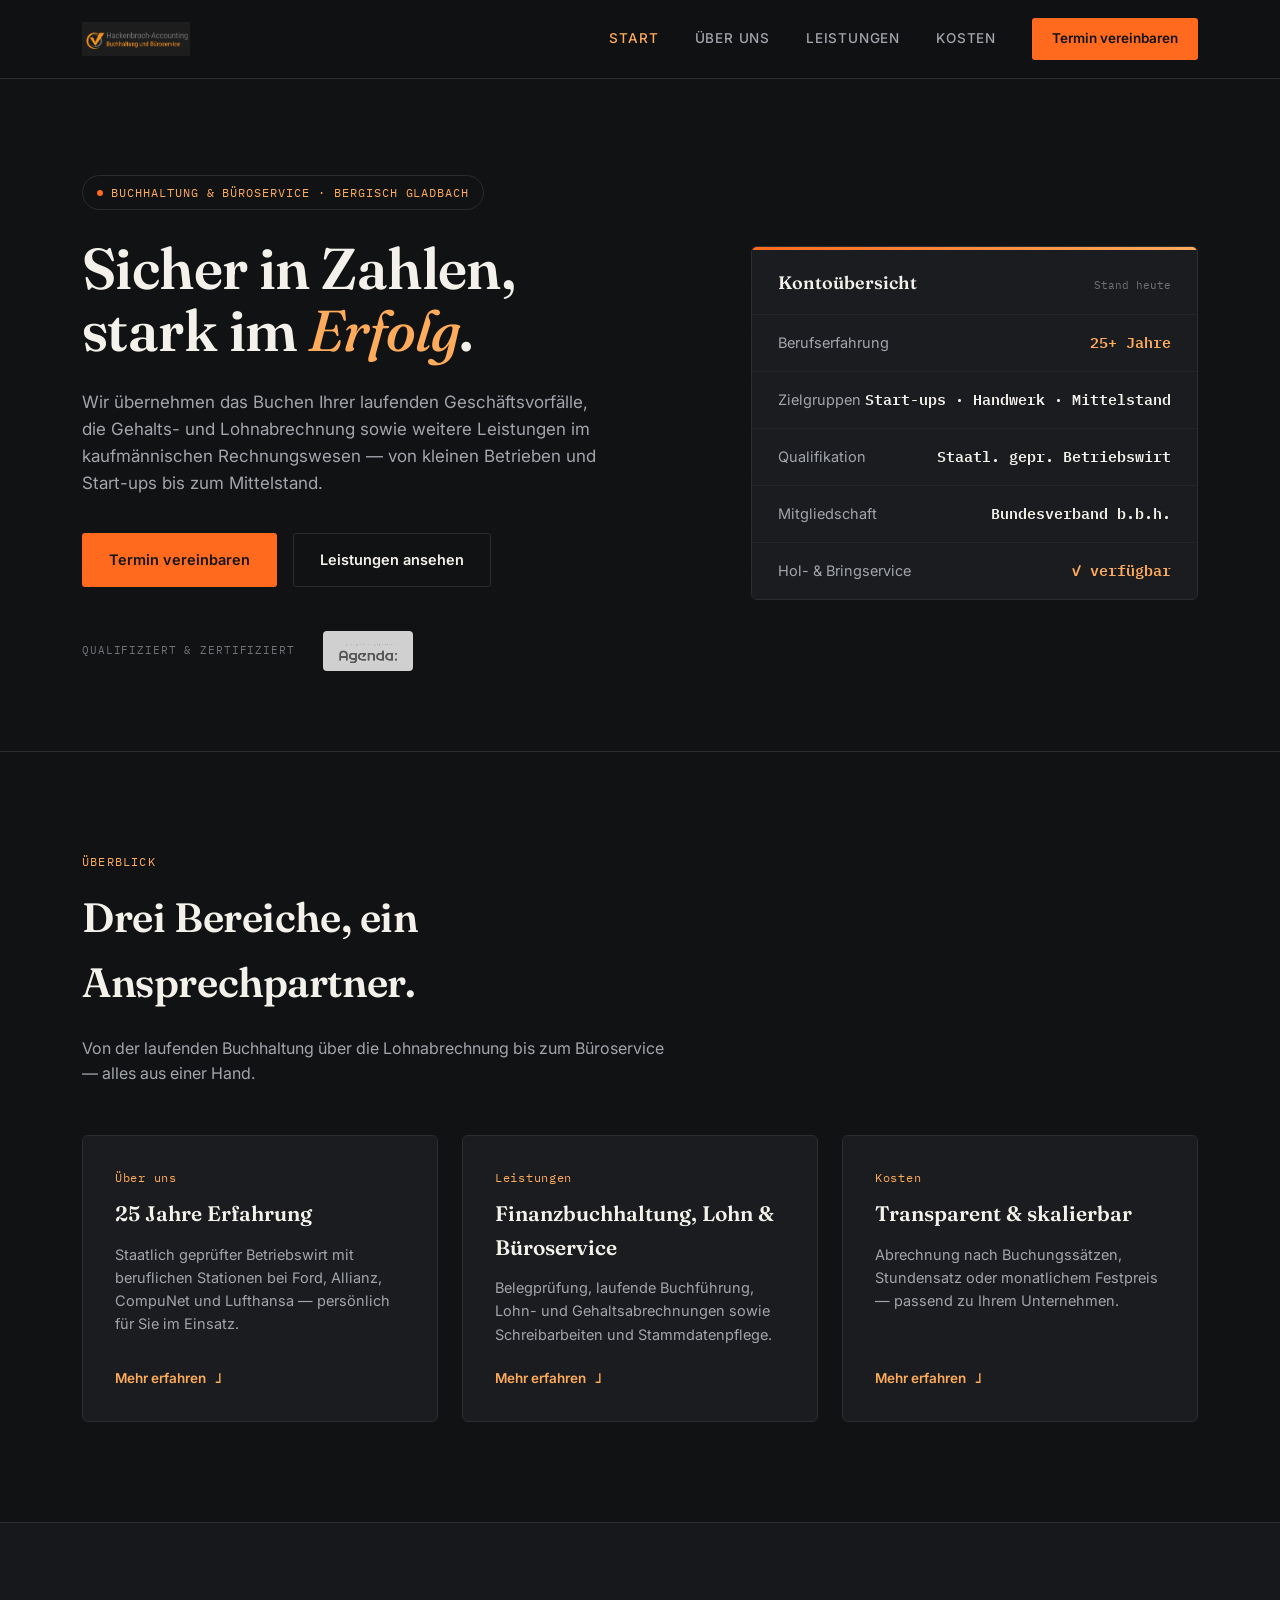
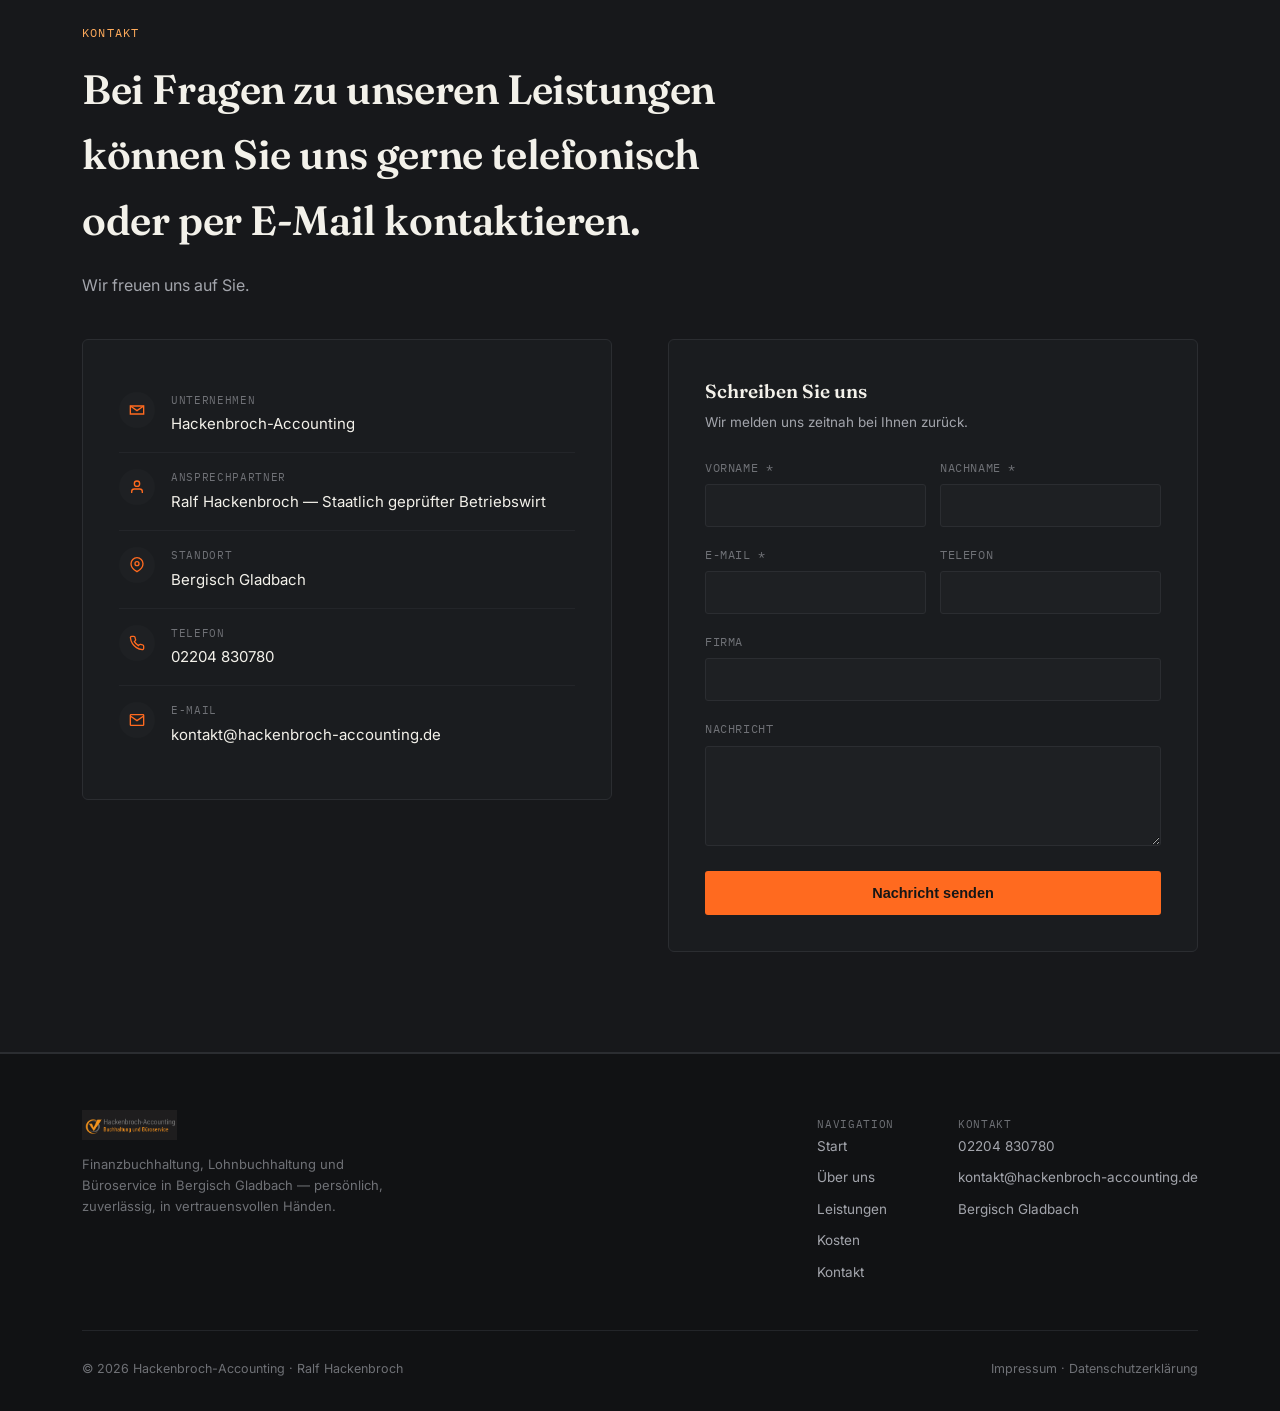
<file: hackenbroch-website/index.html>
<!DOCTYPE html>
<html lang="de">
<head>
<meta charset="UTF-8">
<meta name="viewport" content="width=device-width, initial-scale=1.0">
<title>Hackenbroch-Accounting | Buchhaltung &amp; Büroservice Bergisch Gladbach</title>
<meta name="description" content="Ralf Hackenbroch – Finanzbuchhaltung, Lohnbuchhaltung und Büroservice in Bergisch Gladbach. Über 25 Jahre Erfahrung für Start-ups, Handwerksbetriebe und Mittelstand.">
<link rel="preconnect" href="https://fonts.googleapis.com">
<link rel="preconnect" href="https://fonts.gstatic.com" crossorigin>
<link href="https://fonts.googleapis.com/css2?family=Fraunces:ital,opsz,wght@0,9..144,400;0,9..144,500;0,9..144,600;0,9..144,700;1,9..144,400;1,9..144,500&family=Inter:wght@400;500;600;700&family=IBM+Plex+Mono:wght@400;500;600&display=swap" rel="stylesheet">
<link rel="stylesheet" href="style.css">
</head>
<body>
<div class="ledger-bg"></div>
<header>
  <div class="wrap nav">
    <a href="index.html" class="brand">
      <img src="logo.png" alt="Hackenbroch-Accounting Logo">
    </a>
    <button class="navtoggle" id="navToggle" aria-label="Menü">☰</button>
    <nav class="navlinks" id="navLinks">
      <a href="index.html" class="active">Start</a>
      <a href="ueber-uns.html">Über uns</a>
      <a href="leistungen.html">Leistungen</a>
      <a href="kosten.html">Kosten</a>
      <a href="index.html#kontakt" class="cta">Termin vereinbaren</a>
    </nav>
  </div>
</header>

<main>

  <section class="hero" id="start">
    <div class="wrap hero-grid">
      <div>
        <span class="eyebrow">Buchhaltung &amp; Büroservice · Bergisch Gladbach</span>
        <h1>Sicher in Zahlen,<br>stark im <em>Erfolg</em>.</h1>
        <p class="hero-sub">Wir übernehmen das Buchen Ihrer laufenden Geschäftsvorfälle, die Gehalts- und Lohnabrechnung sowie weitere Leistungen im kaufmännischen Rechnungswesen — von kleinen Betrieben und Start-ups bis zum Mittelstand.</p>
        <div class="btn-row">
          <a href="#kontakt" class="btn btn-primary">Termin vereinbaren</a>
          <a href="leistungen.html" class="btn btn-outline">Leistungen ansehen</a>
        </div>
        <div class="trustbar">
          <span class="label">Qualifiziert &amp; zertifiziert</span>
          <img src="agenda-badge.png" alt="Qualifizierter Anwender von Agenda">
        </div>
      </div>

      <div class="ledger-card">
        <div class="ledger-head">
          <h3>Kontoübersicht</h3>
          <span>Stand heute</span>
        </div>
        <div class="ledger-row"><span class="desc">Berufserfahrung</span><span class="val accent">25+ Jahre</span></div>
        <div class="ledger-row"><span class="desc">Zielgruppen</span><span class="val">Start-ups · Handwerk · Mittelstand</span></div>
        <div class="ledger-row"><span class="desc">Qualifikation</span><span class="val">Staatl. gepr. Betriebswirt</span></div>
        <div class="ledger-row"><span class="desc">Mitgliedschaft</span><span class="val">Bundesverband b.b.h.</span></div>
        <div class="ledger-row"><span class="desc">Hol- &amp; Bringservice</span><span class="val accent">✓ verfügbar</span></div>
      </div>
    </div>
  </section>

  <section>
    <div class="wrap">
      <span class="section-tag">Überblick</span>
      <h2>Drei Bereiche, ein Ansprechpartner.</h2>
      <p class="lead">Von der laufenden Buchhaltung über die Lohnabrechnung bis zum Büroservice — alles aus einer Hand.</p>

      <div class="teaser-grid">
        <a href="ueber-uns.html" class="teaser-card">
          <span class="service-num">Über uns</span>
          <h3>25 Jahre Erfahrung</h3>
          <p>Staatlich geprüfter Betriebswirt mit beruflichen Stationen bei Ford, Allianz, CompuNet und Lufthansa — persönlich für Sie im Einsatz.</p>
          <span class="more">Mehr erfahren <svg style="transform:rotate(-45deg)" viewBox="0 0 24 24"><path d="M20 6L9 17l-5-5"/></svg></span>
        </a>
        <a href="leistungen.html" class="teaser-card">
          <span class="service-num">Leistungen</span>
          <h3>Finanzbuchhaltung, Lohn &amp; Büroservice</h3>
          <p>Belegprüfung, laufende Buchführung, Lohn- und Gehaltsabrechnungen sowie Schreibarbeiten und Stammdatenpflege.</p>
          <span class="more">Mehr erfahren <svg style="transform:rotate(-45deg)" viewBox="0 0 24 24"><path d="M20 6L9 17l-5-5"/></svg></span>
        </a>
        <a href="kosten.html" class="teaser-card">
          <span class="service-num">Kosten</span>
          <h3>Transparent &amp; skalierbar</h3>
          <p>Abrechnung nach Buchungssätzen, Stundensatz oder monatlichem Festpreis — passend zu Ihrem Unternehmen.</p>
          <span class="more">Mehr erfahren <svg style="transform:rotate(-45deg)" viewBox="0 0 24 24"><path d="M20 6L9 17l-5-5"/></svg></span>
        </a>
      </div>
    </div>
  </section>

  <section class="alt" id="kontakt">
    <div class="wrap">
      <span class="section-tag">Kontakt</span>
      <h2>Bei Fragen zu unseren Leistungen können Sie uns gerne telefonisch oder per E-Mail kontaktieren.</h2>
      <p class="lead">Wir freuen uns auf Sie.</p>

      <div class="contact-grid" style="margin-top:40px;">
        <div class="contact-card">
          <div class="contact-line">
            <div class="ic"><svg viewBox="0 0 24 24"><path d="M22 6l-10 7L2 6"/><path d="M2 6h20v12H2z"/></svg></div>
            <div><div class="t">Unternehmen</div><div class="v">Hackenbroch-Accounting</div></div>
          </div>
          <div class="contact-line">
            <div class="ic"><svg viewBox="0 0 24 24"><path d="M20 21v-2a4 4 0 0 0-4-4H8a4 4 0 0 0-4 4v2"/><circle cx="12" cy="7" r="4"/></svg></div>
            <div><div class="t">Ansprechpartner</div><div class="v">Ralf Hackenbroch — Staatlich geprüfter Betriebswirt</div></div>
          </div>
          <div class="contact-line">
            <div class="ic"><svg viewBox="0 0 24 24"><path d="M21 10c0 7-9 12-9 12s-9-5-9-12a9 9 0 0 1 18 0z"/><circle cx="12" cy="10" r="3"/></svg></div>
            <div><div class="t">Standort</div><div class="v">Bergisch Gladbach</div></div>
          </div>
          <div class="contact-line">
            <div class="ic"><svg viewBox="0 0 24 24"><path d="M22 16.92v3a2 2 0 0 1-2.18 2 19.79 19.79 0 0 1-8.63-3.07 19.5 19.5 0 0 1-6-6 19.79 19.79 0 0 1-3.07-8.67A2 2 0 0 1 4.11 2h3a2 2 0 0 1 2 1.72c.13.96.36 1.9.7 2.81a2 2 0 0 1-.45 2.11L8.09 9.91a16 16 0 0 0 6 6l1.27-1.27a2 2 0 0 1 2.11-.45c.9.34 1.85.57 2.81.7A2 2 0 0 1 22 16.92z"/></svg></div>
            <div><div class="t">Telefon</div><div class="v"><a href="tel:+4922048830780">02204 830780</a></div></div>
          </div>
          <div class="contact-line">
            <div class="ic"><svg viewBox="0 0 24 24"><path d="M22 6l-10 7L2 6"/><rect x="2" y="4" width="20" height="16" rx="1"/></svg></div>
            <div><div class="t">E-Mail</div><div class="v"><a href="mailto:kontakt@hackenbroch-accounting.de">kontakt@hackenbroch-accounting.de</a></div></div>
          </div>
        </div>

        <div class="form-card">
          <h3>Schreiben Sie uns</h3>
          <p class="lead">Wir melden uns zeitnah bei Ihnen zurück.</p>
          <form action="mailto:kontakt@hackenbroch-accounting.de" method="post" enctype="text/plain">
            <div class="two-col">
              <div class="field"><label>Vorname *</label><input type="text" name="vorname" required></div>
              <div class="field"><label>Nachname *</label><input type="text" name="nachname" required></div>
            </div>
            <div class="two-col">
              <div class="field"><label>E-Mail *</label><input type="email" name="email" required></div>
              <div class="field"><label>Telefon</label><input type="tel" name="telefon"></div>
            </div>
            <div class="field"><label>Firma</label><input type="text" name="firma"></div>
            <div class="field"><label>Nachricht</label><textarea name="nachricht"></textarea></div>
            <button type="submit" class="btn btn-primary" style="width:100%; justify-content:center; border:none; cursor:pointer;">Nachricht senden</button>
          </form>
        </div>
      </div>
    </div>
  </section>

</main>
<footer>
  <div class="wrap">
    <div class="footer-top">
      <div class="footer-brand">
        <img src="logo.png" alt="Hackenbroch-Accounting">
        <p>Finanzbuchhaltung, Lohnbuchhaltung und Büroservice in Bergisch Gladbach — persönlich, zuverlässig, in vertrauensvollen Händen.</p>
      </div>
      <div class="footer-cols">
        <div class="footer-col">
          <span class="t">Navigation</span>
          <a href="index.html">Start</a>
          <a href="ueber-uns.html">Über uns</a>
          <a href="leistungen.html">Leistungen</a>
          <a href="kosten.html">Kosten</a>
          <a href="index.html#kontakt">Kontakt</a>
        </div>
        <div class="footer-col">
          <span class="t">Kontakt</span>
          <a href="tel:+4922048830780">02204 830780</a>
          <a href="mailto:kontakt@hackenbroch-accounting.de">kontakt@hackenbroch-accounting.de</a>
          <p>Bergisch Gladbach</p>
        </div>
      </div>
    </div>
    <div class="footer-bottom">
      <span>&copy; 2026 Hackenbroch-Accounting &middot; Ralf Hackenbroch</span>
      <span><a href="impressum.html">Impressum</a> &middot; <a href="datenschutz.html">Datenschutzerkl&auml;rung</a></span>
    </div>
  </div>
</footer>
<script src="script.js"></script>
</body>
</html>
</file>
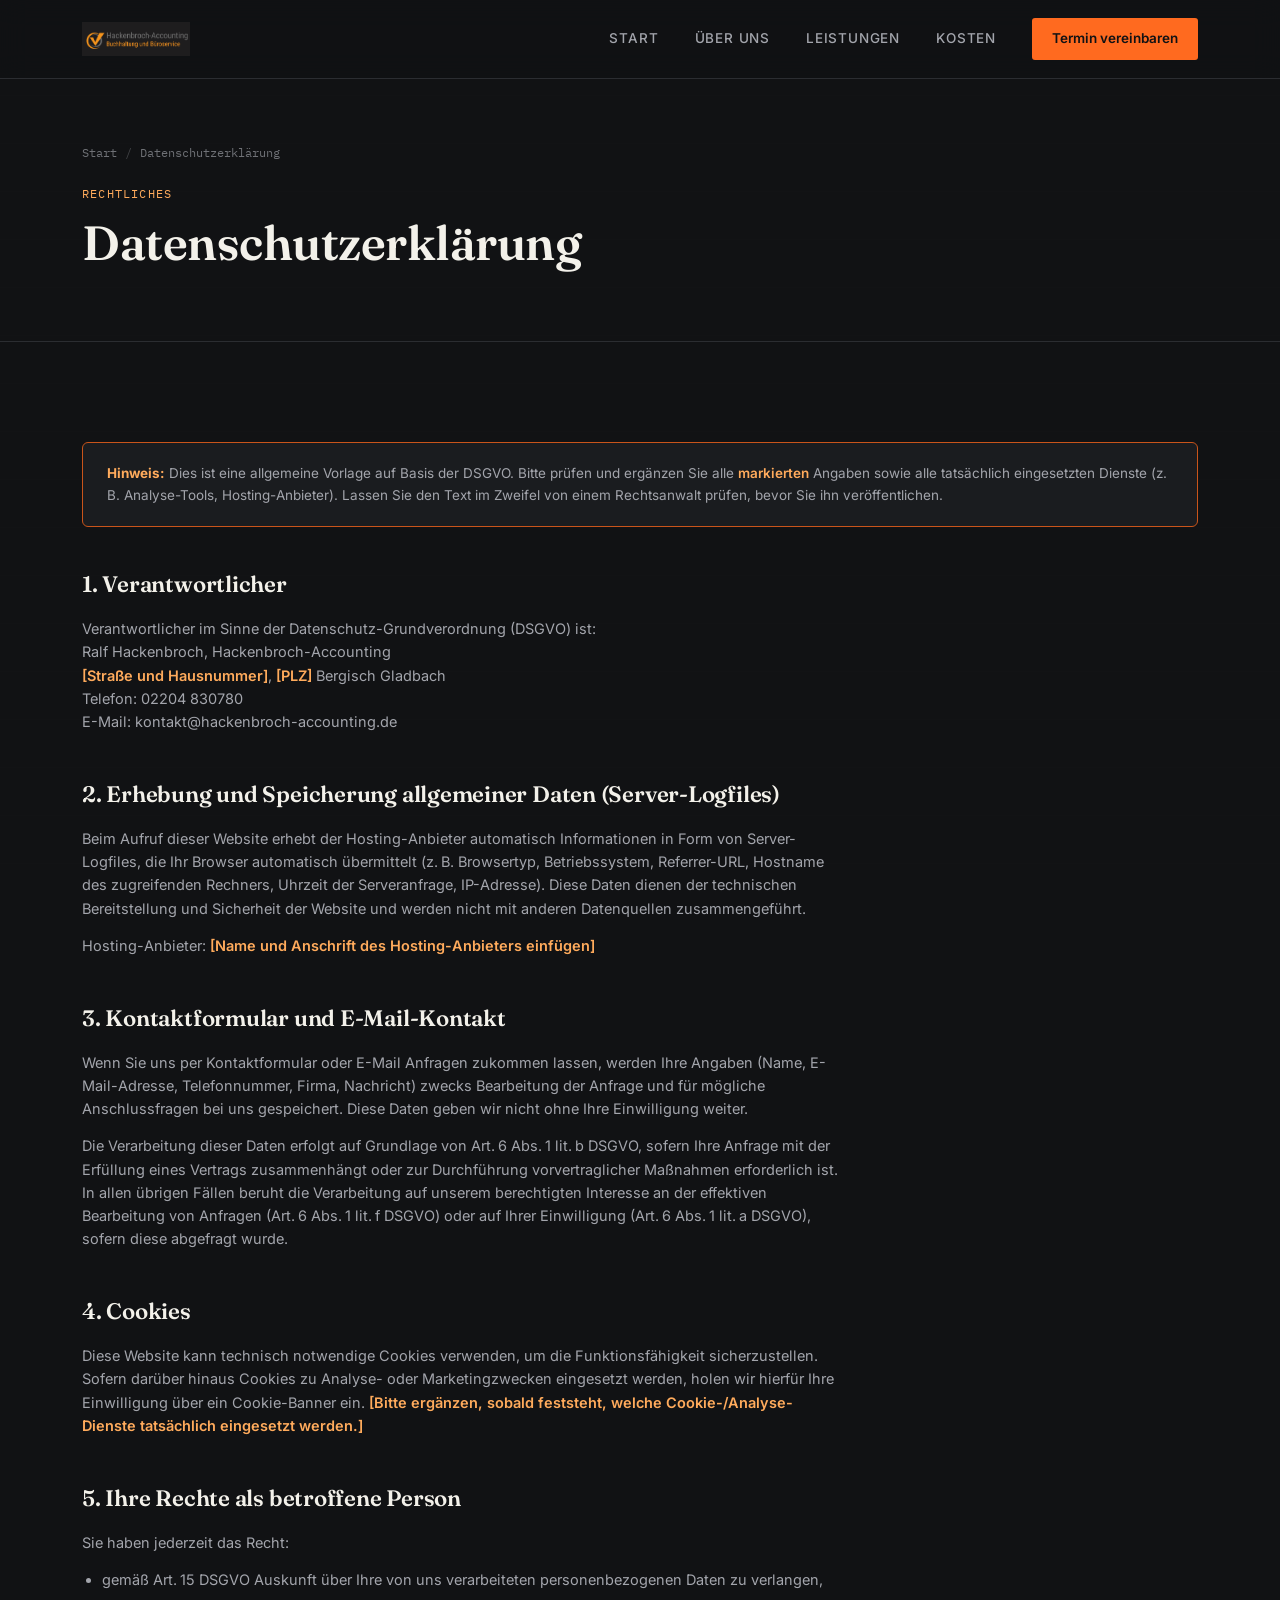
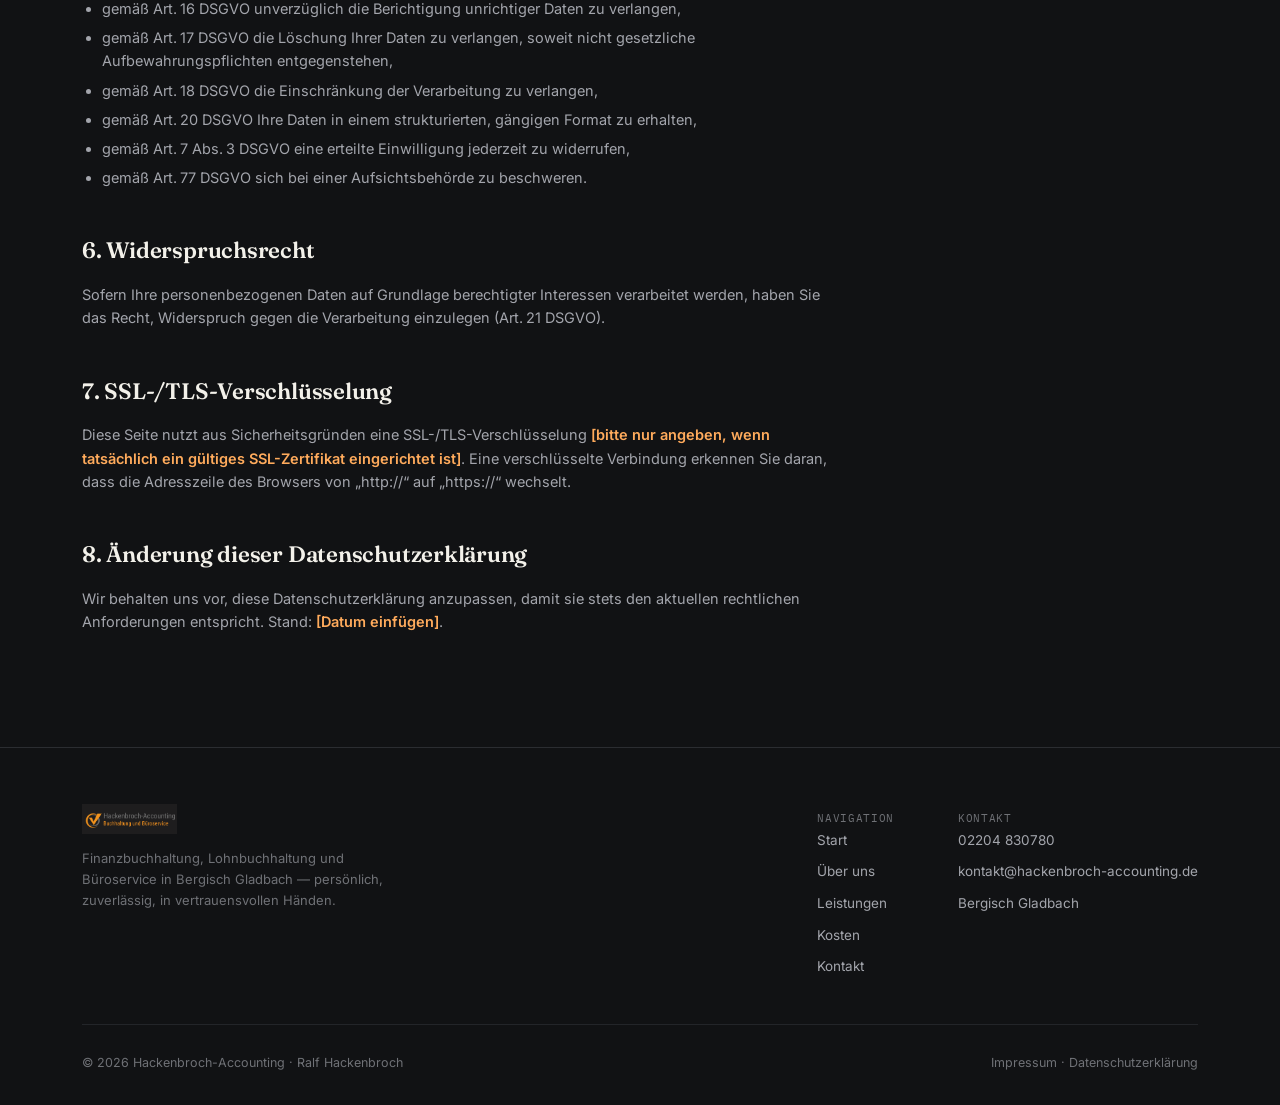
<file: hackenbroch-website/datenschutz.html>
<!DOCTYPE html>
<html lang="de">
<head>
<meta charset="UTF-8">
<meta name="viewport" content="width=device-width, initial-scale=1.0">
<title>Datenschutzerklärung | Hackenbroch-Accounting</title>
<meta name="description" content="Datenschutzerklärung von Hackenbroch-Accounting, Ralf Hackenbroch, Bergisch Gladbach.">
<link rel="preconnect" href="https://fonts.googleapis.com">
<link rel="preconnect" href="https://fonts.gstatic.com" crossorigin>
<link href="https://fonts.googleapis.com/css2?family=Fraunces:ital,opsz,wght@0,9..144,400;0,9..144,500;0,9..144,600;0,9..144,700;1,9..144,400;1,9..144,500&family=Inter:wght@400;500;600;700&family=IBM+Plex+Mono:wght@400;500;600&display=swap" rel="stylesheet">
<link rel="stylesheet" href="style.css">
</head>
<body>
<div class="ledger-bg"></div>
<header>
  <div class="wrap nav">
    <a href="index.html" class="brand">
      <img src="logo.png" alt="Hackenbroch-Accounting Logo">
    </a>
    <button class="navtoggle" id="navToggle" aria-label="Menü">☰</button>
    <nav class="navlinks" id="navLinks">
      <a href="index.html">Start</a>
      <a href="ueber-uns.html">Über uns</a>
      <a href="leistungen.html">Leistungen</a>
      <a href="kosten.html">Kosten</a>
      <a href="index.html#kontakt" class="cta">Termin vereinbaren</a>
    </nav>
  </div>
</header>

<main>
  <section class="page-header">
    <div class="wrap">
  <div class="breadcrumb"><a href="index.html">Start</a><span class="sep">/</span><span>Datenschutzerklärung</span></div>
</div>
    <div class="wrap">
      <span class="section-tag">Rechtliches</span>
      <h1>Datenschutzerkl&auml;rung</h1>
    </div>
  </section>

  <section>
    <div class="wrap">
      <div class="placeholder-callout">
        <strong>Hinweis:</strong> Dies ist eine allgemeine Vorlage auf Basis der DSGVO. Bitte prüfen und ergänzen Sie alle <span class="fill">markierten</span> Angaben sowie alle tatsächlich eingesetzten Dienste (z. B. Analyse-Tools, Hosting-Anbieter). Lassen Sie den Text im Zweifel von einem Rechtsanwalt prüfen, bevor Sie ihn veröffentlichen.
      </div>

      <div class="legal-content">
        <h2>1. Verantwortlicher</h2>
        <p>
          Verantwortlicher im Sinne der Datenschutz-Grundverordnung (DSGVO) ist:<br>
          Ralf Hackenbroch, Hackenbroch-Accounting<br>
          <span class="fill">[Stra&szlig;e und Hausnummer]</span>, <span class="fill">[PLZ]</span> Bergisch Gladbach<br>
          Telefon: 02204 830780<br>
          E-Mail: kontakt@hackenbroch-accounting.de
        </p>

        <h2>2. Erhebung und Speicherung allgemeiner Daten (Server-Logfiles)</h2>
        <p>Beim Aufruf dieser Website erhebt der Hosting-Anbieter automatisch Informationen in Form von Server-Logfiles, die Ihr Browser automatisch &uuml;bermittelt (z.&#8201;B. Browsertyp, Betriebssystem, Referrer-URL, Hostname des zugreifenden Rechners, Uhrzeit der Serveranfrage, IP-Adresse). Diese Daten dienen der technischen Bereitstellung und Sicherheit der Website und werden nicht mit anderen Datenquellen zusammengef&uuml;hrt.</p>
        <p>Hosting-Anbieter: <span class="fill">[Name und Anschrift des Hosting-Anbieters einf&uuml;gen]</span></p>

        <h2>3. Kontaktformular und E-Mail-Kontakt</h2>
        <p>Wenn Sie uns per Kontaktformular oder E-Mail Anfragen zukommen lassen, werden Ihre Angaben (Name, E-Mail-Adresse, Telefonnummer, Firma, Nachricht) zwecks Bearbeitung der Anfrage und f&uuml;r m&ouml;gliche Anschlussfragen bei uns gespeichert. Diese Daten geben wir nicht ohne Ihre Einwilligung weiter.</p>
        <p>Die Verarbeitung dieser Daten erfolgt auf Grundlage von Art.&#8201;6 Abs.&#8201;1 lit.&#8201;b DSGVO, sofern Ihre Anfrage mit der Erf&uuml;llung eines Vertrags zusammenh&auml;ngt oder zur Durchf&uuml;hrung vorvertraglicher Ma&szlig;nahmen erforderlich ist. In allen &uuml;brigen F&auml;llen beruht die Verarbeitung auf unserem berechtigten Interesse an der effektiven Bearbeitung von Anfragen (Art.&#8201;6 Abs.&#8201;1 lit.&#8201;f DSGVO) oder auf Ihrer Einwilligung (Art.&#8201;6 Abs.&#8201;1 lit.&#8201;a DSGVO), sofern diese abgefragt wurde.</p>

        <h2>4. Cookies</h2>
        <p>Diese Website kann technisch notwendige Cookies verwenden, um die Funktionsf&auml;higkeit sicherzustellen. Sofern dar&uuml;ber hinaus Cookies zu Analyse- oder Marketingzwecken eingesetzt werden, holen wir hierf&uuml;r Ihre Einwilligung &uuml;ber ein Cookie-Banner ein. <span class="fill">[Bitte erg&auml;nzen, sobald feststeht, welche Cookie-/Analyse-Dienste tats&auml;chlich eingesetzt werden.]</span></p>

        <h2>5. Ihre Rechte als betroffene Person</h2>
        <p>Sie haben jederzeit das Recht:</p>
        <ul>
          <li>gem&auml;&szlig; Art.&#8201;15 DSGVO Auskunft &uuml;ber Ihre von uns verarbeiteten personenbezogenen Daten zu verlangen,</li>
          <li>gem&auml;&szlig; Art.&#8201;16 DSGVO unverz&uuml;glich die Berichtigung unrichtiger Daten zu verlangen,</li>
          <li>gem&auml;&szlig; Art.&#8201;17 DSGVO die L&ouml;schung Ihrer Daten zu verlangen, soweit nicht gesetzliche Aufbewahrungspflichten entgegenstehen,</li>
          <li>gem&auml;&szlig; Art.&#8201;18 DSGVO die Einschr&auml;nkung der Verarbeitung zu verlangen,</li>
          <li>gem&auml;&szlig; Art.&#8201;20 DSGVO Ihre Daten in einem strukturierten, g&auml;ngigen Format zu erhalten,</li>
          <li>gem&auml;&szlig; Art.&#8201;7 Abs.&#8201;3 DSGVO eine erteilte Einwilligung jederzeit zu widerrufen,</li>
          <li>gem&auml;&szlig; Art.&#8201;77 DSGVO sich bei einer Aufsichtsbeh&ouml;rde zu beschweren.</li>
        </ul>

        <h2>6. Widerspruchsrecht</h2>
        <p>Sofern Ihre personenbezogenen Daten auf Grundlage berechtigter Interessen verarbeitet werden, haben Sie das Recht, Widerspruch gegen die Verarbeitung einzulegen (Art.&#8201;21 DSGVO).</p>

        <h2>7. SSL-/TLS-Verschl&uuml;sselung</h2>
        <p>Diese Seite nutzt aus Sicherheitsgr&uuml;nden eine SSL-/TLS-Verschl&uuml;sselung <span class="fill">[bitte nur angeben, wenn tats&auml;chlich ein g&uuml;ltiges SSL-Zertifikat eingerichtet ist]</span>. Eine verschl&uuml;sselte Verbindung erkennen Sie daran, dass die Adresszeile des Browsers von &bdquo;http://&ldquo; auf &bdquo;https://&ldquo; wechselt.</p>

        <h2>8. &Auml;nderung dieser Datenschutzerkl&auml;rung</h2>
        <p>Wir behalten uns vor, diese Datenschutzerkl&auml;rung anzupassen, damit sie stets den aktuellen rechtlichen Anforderungen entspricht. Stand: <span class="fill">[Datum einf&uuml;gen]</span>.</p>
      </div>
    </div>
  </section>
</main>
<footer>
  <div class="wrap">
    <div class="footer-top">
      <div class="footer-brand">
        <img src="logo.png" alt="Hackenbroch-Accounting">
        <p>Finanzbuchhaltung, Lohnbuchhaltung und Büroservice in Bergisch Gladbach — persönlich, zuverlässig, in vertrauensvollen Händen.</p>
      </div>
      <div class="footer-cols">
        <div class="footer-col">
          <span class="t">Navigation</span>
          <a href="index.html">Start</a>
          <a href="ueber-uns.html">Über uns</a>
          <a href="leistungen.html">Leistungen</a>
          <a href="kosten.html">Kosten</a>
          <a href="index.html#kontakt">Kontakt</a>
        </div>
        <div class="footer-col">
          <span class="t">Kontakt</span>
          <a href="tel:+4922048830780">02204 830780</a>
          <a href="mailto:kontakt@hackenbroch-accounting.de">kontakt@hackenbroch-accounting.de</a>
          <p>Bergisch Gladbach</p>
        </div>
      </div>
    </div>
    <div class="footer-bottom">
      <span>&copy; 2026 Hackenbroch-Accounting &middot; Ralf Hackenbroch</span>
      <span><a href="impressum.html">Impressum</a> &middot; <a href="datenschutz.html">Datenschutzerkl&auml;rung</a></span>
    </div>
  </div>
</footer>
<script src="script.js"></script>
</body>
</html>
</file>
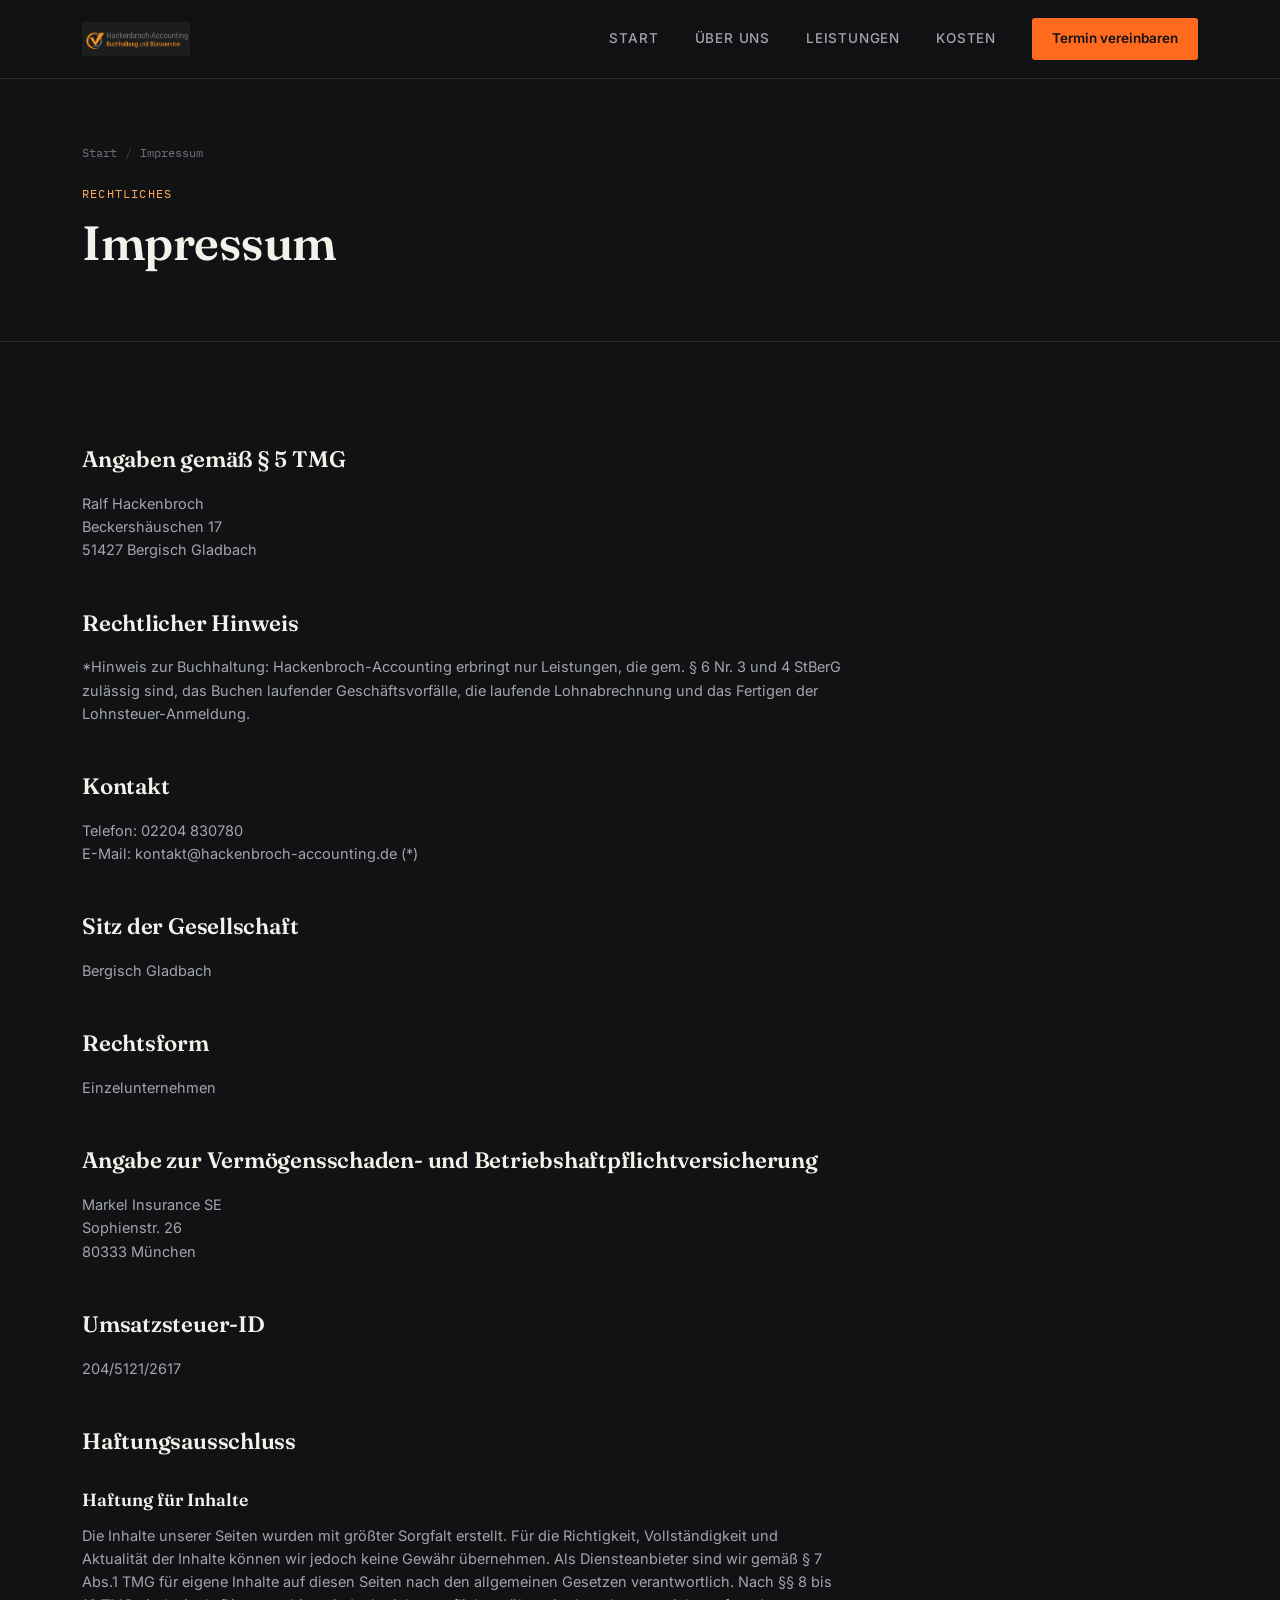
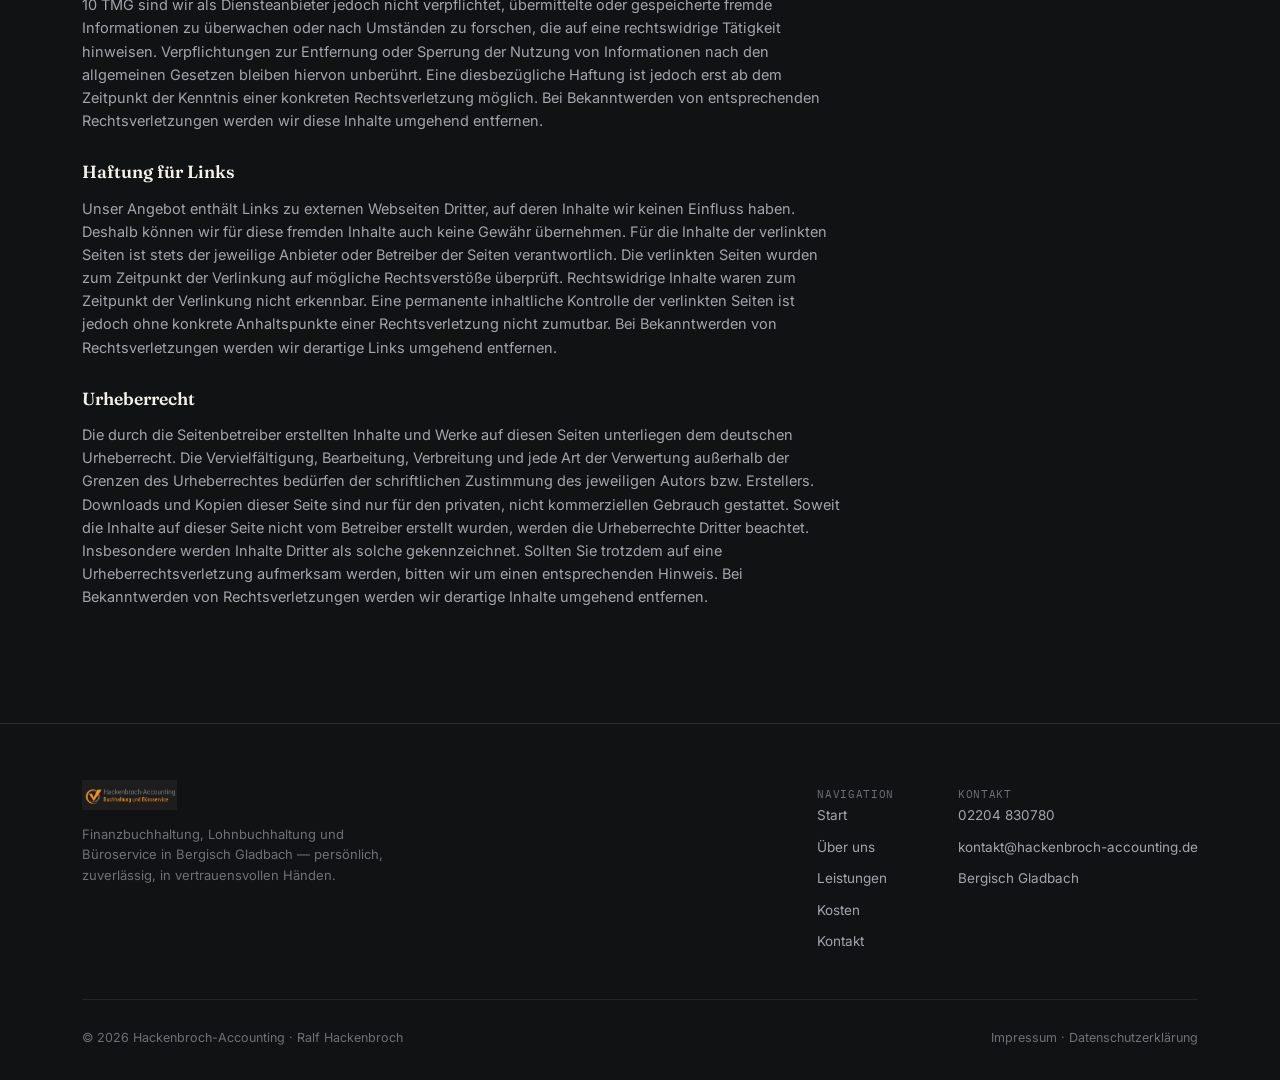
<file: hackenbroch-website/impressum.html>
<!DOCTYPE html>
<html lang="de">
<head>
<meta charset="UTF-8">
<meta name="viewport" content="width=device-width, initial-scale=1.0">
<title>Impressum | Hackenbroch-Accounting</title>
<meta name="description" content="Impressum von Hackenbroch-Accounting, Ralf Hackenbroch, Bergisch Gladbach.">
<link rel="preconnect" href="https://fonts.googleapis.com">
<link rel="preconnect" href="https://fonts.gstatic.com" crossorigin>
<link href="https://fonts.googleapis.com/css2?family=Fraunces:ital,opsz,wght@0,9..144,400;0,9..144,500;0,9..144,600;0,9..144,700;1,9..144,400;1,9..144,500&family=Inter:wght@400;500;600;700&family=IBM+Plex+Mono:wght@400;500;600&display=swap" rel="stylesheet">
<link rel="stylesheet" href="style.css">
</head>
<body>
<div class="ledger-bg"></div>
<header>
  <div class="wrap nav">
    <a href="index.html" class="brand">
      <img src="logo.png" alt="Hackenbroch-Accounting Logo">
    </a>
    <button class="navtoggle" id="navToggle" aria-label="Menü">☰</button>
    <nav class="navlinks" id="navLinks">
      <a href="index.html">Start</a>
      <a href="ueber-uns.html">Über uns</a>
      <a href="leistungen.html">Leistungen</a>
      <a href="kosten.html">Kosten</a>
      <a href="index.html#kontakt" class="cta">Termin vereinbaren</a>
    </nav>
  </div>
</header>

<main>
  <section class="page-header">
    <div class="wrap">
  <div class="breadcrumb"><a href="index.html">Start</a><span class="sep">/</span><span>Impressum</span></div>
</div>
    <div class="wrap">
      <span class="section-tag">Rechtliches</span>
      <h1>Impressum</h1>
    </div>
  </section>

  <section>
    <div class="wrap">
      <div class="legal-content">
        <h2>Angaben gem&auml;&szlig; &sect; 5 TMG</h2>
        <p>
          Ralf Hackenbroch<br>
          Beckersh&auml;uschen 17<br>
          51427 Bergisch Gladbach
        </p>

        <h2>Rechtlicher Hinweis</h2>
        <p>*Hinweis zur Buchhaltung: Hackenbroch-Accounting erbringt nur Leistungen, die gem. &sect; 6 Nr. 3 und 4 StBerG zul&auml;ssig sind, das Buchen laufender Gesch&auml;ftsvorf&auml;lle, die laufende Lohnabrechnung und das Fertigen der Lohnsteuer-Anmeldung.</p>

        <h2>Kontakt</h2>
        <p>
          Telefon: 02204 830780<br>
          E-Mail: kontakt@hackenbroch-accounting.de (*)
        </p>

        <h2>Sitz der Gesellschaft</h2>
        <p>Bergisch Gladbach</p>

        <h2>Rechtsform</h2>
        <p>Einzelunternehmen</p>

        <h2>Angabe zur Verm&ouml;gensschaden- und Betriebshaftpflichtversicherung</h2>
        <p>
          Markel Insurance SE<br>
          Sophienstr. 26<br>
          80333 M&uuml;nchen
        </p>

        <h2>Umsatzsteuer-ID</h2>
        <p>204/5121/2617</p>

        <h2>Haftungsausschluss</h2>

        <h3>Haftung f&uuml;r Inhalte</h3>
        <p>Die Inhalte unserer Seiten wurden mit gr&ouml;&szlig;ter Sorgfalt erstellt. F&uuml;r die Richtigkeit, Vollst&auml;ndigkeit und Aktualit&auml;t der Inhalte k&ouml;nnen wir jedoch keine Gew&auml;hr &uuml;bernehmen. Als Diensteanbieter sind wir gem&auml;&szlig; &sect; 7 Abs.1 TMG f&uuml;r eigene Inhalte auf diesen Seiten nach den allgemeinen Gesetzen verantwortlich. Nach &sect;&sect; 8 bis 10 TMG sind wir als Diensteanbieter jedoch nicht verpflichtet, &uuml;bermittelte oder gespeicherte fremde Informationen zu &uuml;berwachen oder nach Umst&auml;nden zu forschen, die auf eine rechtswidrige T&auml;tigkeit hinweisen. Verpflichtungen zur Entfernung oder Sperrung der Nutzung von Informationen nach den allgemeinen Gesetzen bleiben hiervon unber&uuml;hrt. Eine diesbez&uuml;gliche Haftung ist jedoch erst ab dem Zeitpunkt der Kenntnis einer konkreten Rechtsverletzung m&ouml;glich. Bei Bekanntwerden von entsprechenden Rechtsverletzungen werden wir diese Inhalte umgehend entfernen.</p>

        <h3>Haftung f&uuml;r Links</h3>
        <p>Unser Angebot enth&auml;lt Links zu externen Webseiten Dritter, auf deren Inhalte wir keinen Einfluss haben. Deshalb k&ouml;nnen wir f&uuml;r diese fremden Inhalte auch keine Gew&auml;hr &uuml;bernehmen. F&uuml;r die Inhalte der verlinkten Seiten ist stets der jeweilige Anbieter oder Betreiber der Seiten verantwortlich. Die verlinkten Seiten wurden zum Zeitpunkt der Verlinkung auf m&ouml;gliche Rechtsverst&ouml;&szlig;e &uuml;berpr&uuml;ft. Rechtswidrige Inhalte waren zum Zeitpunkt der Verlinkung nicht erkennbar. Eine permanente inhaltliche Kontrolle der verlinkten Seiten ist jedoch ohne konkrete Anhaltspunkte einer Rechtsverletzung nicht zumutbar. Bei Bekanntwerden von Rechtsverletzungen werden wir derartige Links umgehend entfernen.</p>

        <h3>Urheberrecht</h3>
        <p>Die durch die Seitenbetreiber erstellten Inhalte und Werke auf diesen Seiten unterliegen dem deutschen Urheberrecht. Die Vervielf&auml;ltigung, Bearbeitung, Verbreitung und jede Art der Verwertung au&szlig;erhalb der Grenzen des Urheberrechtes bed&uuml;rfen der schriftlichen Zustimmung des jeweiligen Autors bzw. Erstellers. Downloads und Kopien dieser Seite sind nur f&uuml;r den privaten, nicht kommerziellen Gebrauch gestattet. Soweit die Inhalte auf dieser Seite nicht vom Betreiber erstellt wurden, werden die Urheberrechte Dritter beachtet. Insbesondere werden Inhalte Dritter als solche gekennzeichnet. Sollten Sie trotzdem auf eine Urheberrechtsverletzung aufmerksam werden, bitten wir um einen entsprechenden Hinweis. Bei Bekanntwerden von Rechtsverletzungen werden wir derartige Inhalte umgehend entfernen.</p>
      </div>
    </div>
  </section>
</main>
<footer>
  <div class="wrap">
    <div class="footer-top">
      <div class="footer-brand">
        <img src="logo.png" alt="Hackenbroch-Accounting">
        <p>Finanzbuchhaltung, Lohnbuchhaltung und Büroservice in Bergisch Gladbach — persönlich, zuverlässig, in vertrauensvollen Händen.</p>
      </div>
      <div class="footer-cols">
        <div class="footer-col">
          <span class="t">Navigation</span>
          <a href="index.html">Start</a>
          <a href="ueber-uns.html">Über uns</a>
          <a href="leistungen.html">Leistungen</a>
          <a href="kosten.html">Kosten</a>
          <a href="index.html#kontakt">Kontakt</a>
        </div>
        <div class="footer-col">
          <span class="t">Kontakt</span>
          <a href="tel:+4922048830780">02204 830780</a>
          <a href="mailto:kontakt@hackenbroch-accounting.de">kontakt@hackenbroch-accounting.de</a>
          <p>Bergisch Gladbach</p>
        </div>
      </div>
    </div>
    <div class="footer-bottom">
      <span>&copy; 2026 Hackenbroch-Accounting &middot; Ralf Hackenbroch</span>
      <span><a href="impressum.html">Impressum</a> &middot; <a href="datenschutz.html">Datenschutzerkl&auml;rung</a></span>
    </div>
  </div>
</footer>
<script src="script.js"></script>
</body>
</html>
</file>
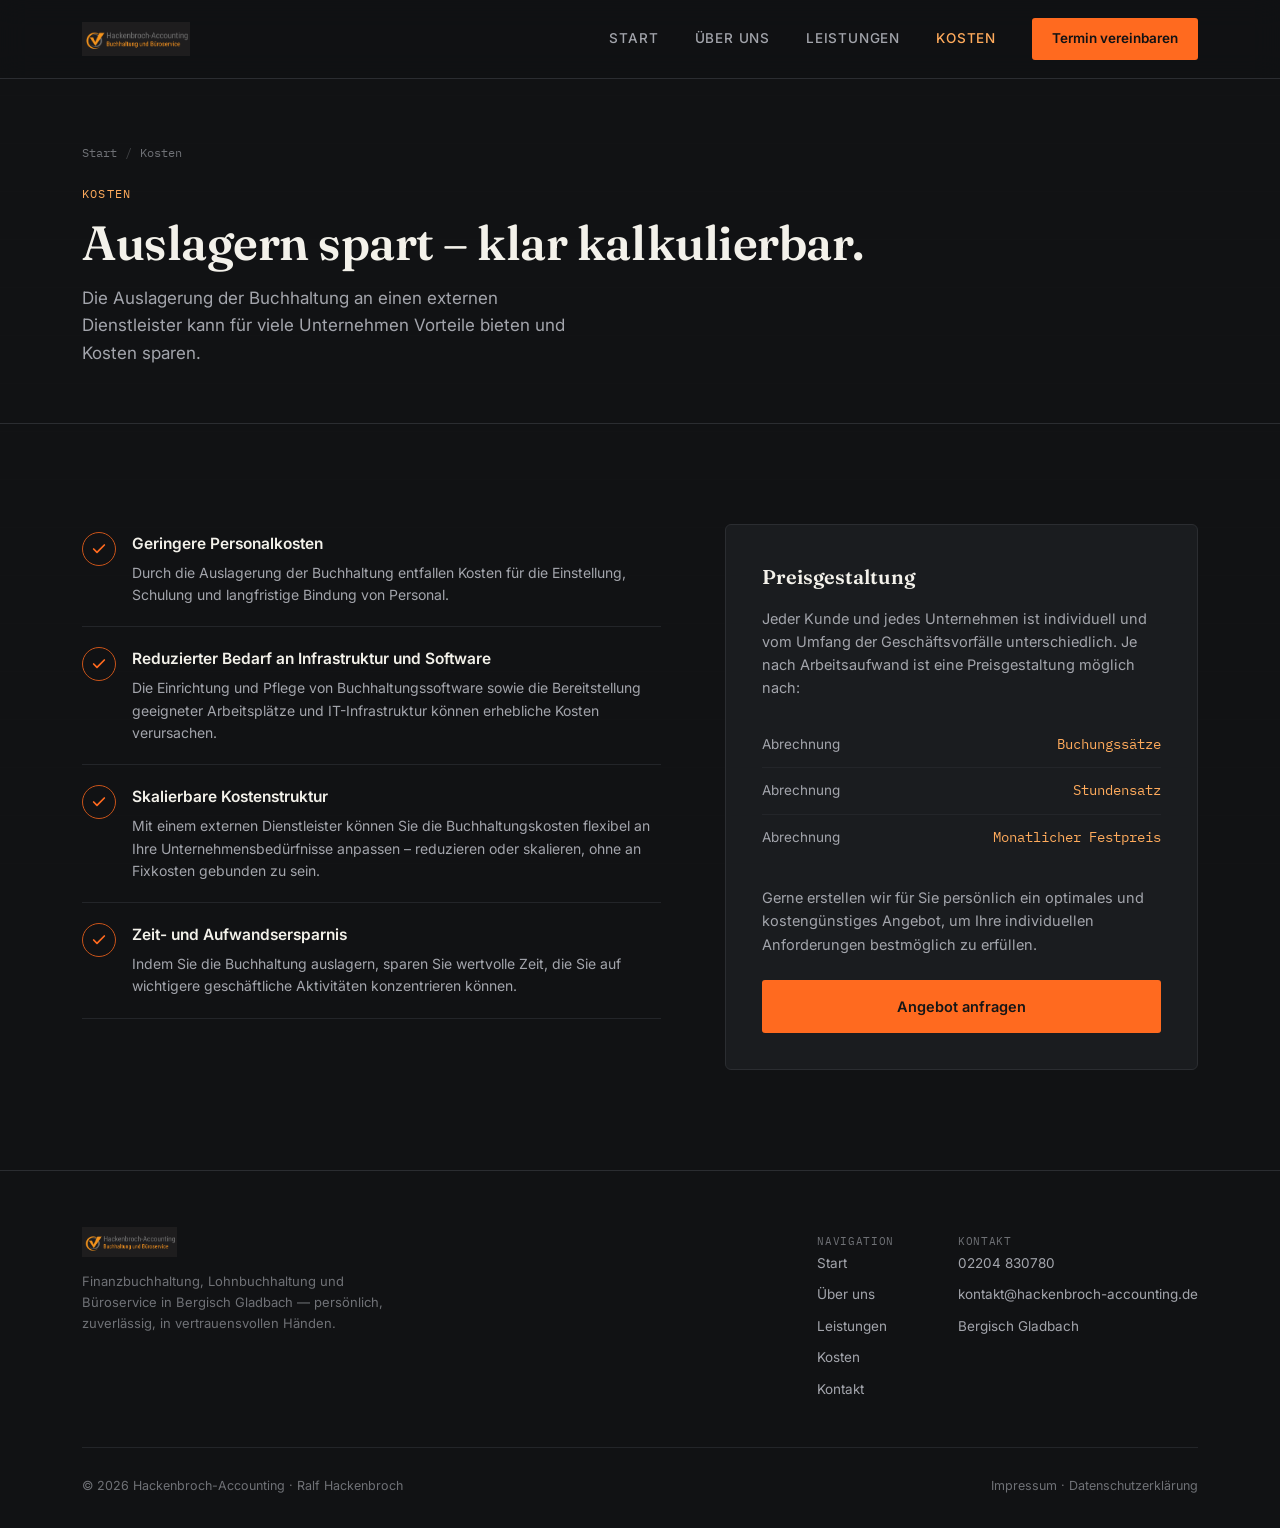
<file: hackenbroch-website/kosten.html>
<!DOCTYPE html>
<html lang="de">
<head>
<meta charset="UTF-8">
<meta name="viewport" content="width=device-width, initial-scale=1.0">
<title>Kosten | Hackenbroch-Accounting</title>
<meta name="description" content="Transparente Preisgestaltung für Ihre ausgelagerte Buchhaltung – nach Buchungssätzen, Stundensatz oder monatlichem Festpreis.">
<link rel="preconnect" href="https://fonts.googleapis.com">
<link rel="preconnect" href="https://fonts.gstatic.com" crossorigin>
<link href="https://fonts.googleapis.com/css2?family=Fraunces:ital,opsz,wght@0,9..144,400;0,9..144,500;0,9..144,600;0,9..144,700;1,9..144,400;1,9..144,500&family=Inter:wght@400;500;600;700&family=IBM+Plex+Mono:wght@400;500;600&display=swap" rel="stylesheet">
<link rel="stylesheet" href="style.css">
</head>
<body>
<div class="ledger-bg"></div>
<header>
  <div class="wrap nav">
    <a href="index.html" class="brand">
      <img src="logo.png" alt="Hackenbroch-Accounting Logo">
    </a>
    <button class="navtoggle" id="navToggle" aria-label="Menü">☰</button>
    <nav class="navlinks" id="navLinks">
      <a href="index.html">Start</a>
      <a href="ueber-uns.html">Über uns</a>
      <a href="leistungen.html">Leistungen</a>
      <a href="kosten.html" class="active">Kosten</a>
      <a href="index.html#kontakt" class="cta">Termin vereinbaren</a>
    </nav>
  </div>
</header>

<main>
  <section class="page-header">
    <div class="wrap">
  <div class="breadcrumb"><a href="index.html">Start</a><span class="sep">/</span><span>Kosten</span></div>
</div>
    <div class="wrap">
      <span class="section-tag">Kosten</span>
      <h1>Auslagern spart – klar kalkulierbar.</h1>
      <p class="hero-sub">Die Auslagerung der Buchhaltung an einen externen Dienstleister kann für viele Unternehmen Vorteile bieten und Kosten sparen.</p>
    </div>
  </section>

  <section>
    <div class="wrap">
      <div class="cost-grid">
        <div class="benefit-list">
          <div class="benefit">
            <div class="benefit-icon"><svg viewBox="0 0 24 24"><path d="M20 6L9 17l-5-5"/></svg></div>
            <div>
              <h4>Geringere Personalkosten</h4>
              <p>Durch die Auslagerung der Buchhaltung entfallen Kosten für die Einstellung, Schulung und langfristige Bindung von Personal.</p>
            </div>
          </div>
          <div class="benefit">
            <div class="benefit-icon"><svg viewBox="0 0 24 24"><path d="M20 6L9 17l-5-5"/></svg></div>
            <div>
              <h4>Reduzierter Bedarf an Infrastruktur und Software</h4>
              <p>Die Einrichtung und Pflege von Buchhaltungssoftware sowie die Bereitstellung geeigneter Arbeitsplätze und IT-Infrastruktur können erhebliche Kosten verursachen.</p>
            </div>
          </div>
          <div class="benefit">
            <div class="benefit-icon"><svg viewBox="0 0 24 24"><path d="M20 6L9 17l-5-5"/></svg></div>
            <div>
              <h4>Skalierbare Kostenstruktur</h4>
              <p>Mit einem externen Dienstleister können Sie die Buchhaltungskosten flexibel an Ihre Unternehmensbedürfnisse anpassen – reduzieren oder skalieren, ohne an Fixkosten gebunden zu sein.</p>
            </div>
          </div>
          <div class="benefit">
            <div class="benefit-icon"><svg viewBox="0 0 24 24"><path d="M20 6L9 17l-5-5"/></svg></div>
            <div>
              <h4>Zeit- und Aufwandsersparnis</h4>
              <p>Indem Sie die Buchhaltung auslagern, sparen Sie wertvolle Zeit, die Sie auf wichtigere geschäftliche Aktivitäten konzentrieren können.</p>
            </div>
          </div>
        </div>

        <div class="price-card">
          <h3>Preisgestaltung</h3>
          <p>Jeder Kunde und jedes Unternehmen ist individuell und vom Umfang der Geschäftsvorfälle unterschiedlich. Je nach Arbeitsaufwand ist eine Preisgestaltung möglich nach:</p>
          <div class="price-modes">
            <div class="row"><span>Abrechnung</span><span>Buchungssätze</span></div>
            <div class="row"><span>Abrechnung</span><span>Stundensatz</span></div>
            <div class="row"><span>Abrechnung</span><span>Monatlicher Festpreis</span></div>
          </div>
          <p style="margin-bottom:24px;">Gerne erstellen wir für Sie persönlich ein optimales und kostengünstiges Angebot, um Ihre individuellen Anforderungen bestmöglich zu erfüllen.</p>
          <a href="index.html#kontakt" class="btn btn-primary" style="width:100%; justify-content:center;">Angebot anfragen</a>
        </div>
      </div>
    </div>
  </section>
</main>
<footer>
  <div class="wrap">
    <div class="footer-top">
      <div class="footer-brand">
        <img src="logo.png" alt="Hackenbroch-Accounting">
        <p>Finanzbuchhaltung, Lohnbuchhaltung und Büroservice in Bergisch Gladbach — persönlich, zuverlässig, in vertrauensvollen Händen.</p>
      </div>
      <div class="footer-cols">
        <div class="footer-col">
          <span class="t">Navigation</span>
          <a href="index.html">Start</a>
          <a href="ueber-uns.html">Über uns</a>
          <a href="leistungen.html">Leistungen</a>
          <a href="kosten.html">Kosten</a>
          <a href="index.html#kontakt">Kontakt</a>
        </div>
        <div class="footer-col">
          <span class="t">Kontakt</span>
          <a href="tel:+4922048830780">02204 830780</a>
          <a href="mailto:kontakt@hackenbroch-accounting.de">kontakt@hackenbroch-accounting.de</a>
          <p>Bergisch Gladbach</p>
        </div>
      </div>
    </div>
    <div class="footer-bottom">
      <span>&copy; 2026 Hackenbroch-Accounting &middot; Ralf Hackenbroch</span>
      <span><a href="impressum.html">Impressum</a> &middot; <a href="datenschutz.html">Datenschutzerkl&auml;rung</a></span>
    </div>
  </div>
</footer>
<script src="script.js"></script>
</body>
</html>
</file>
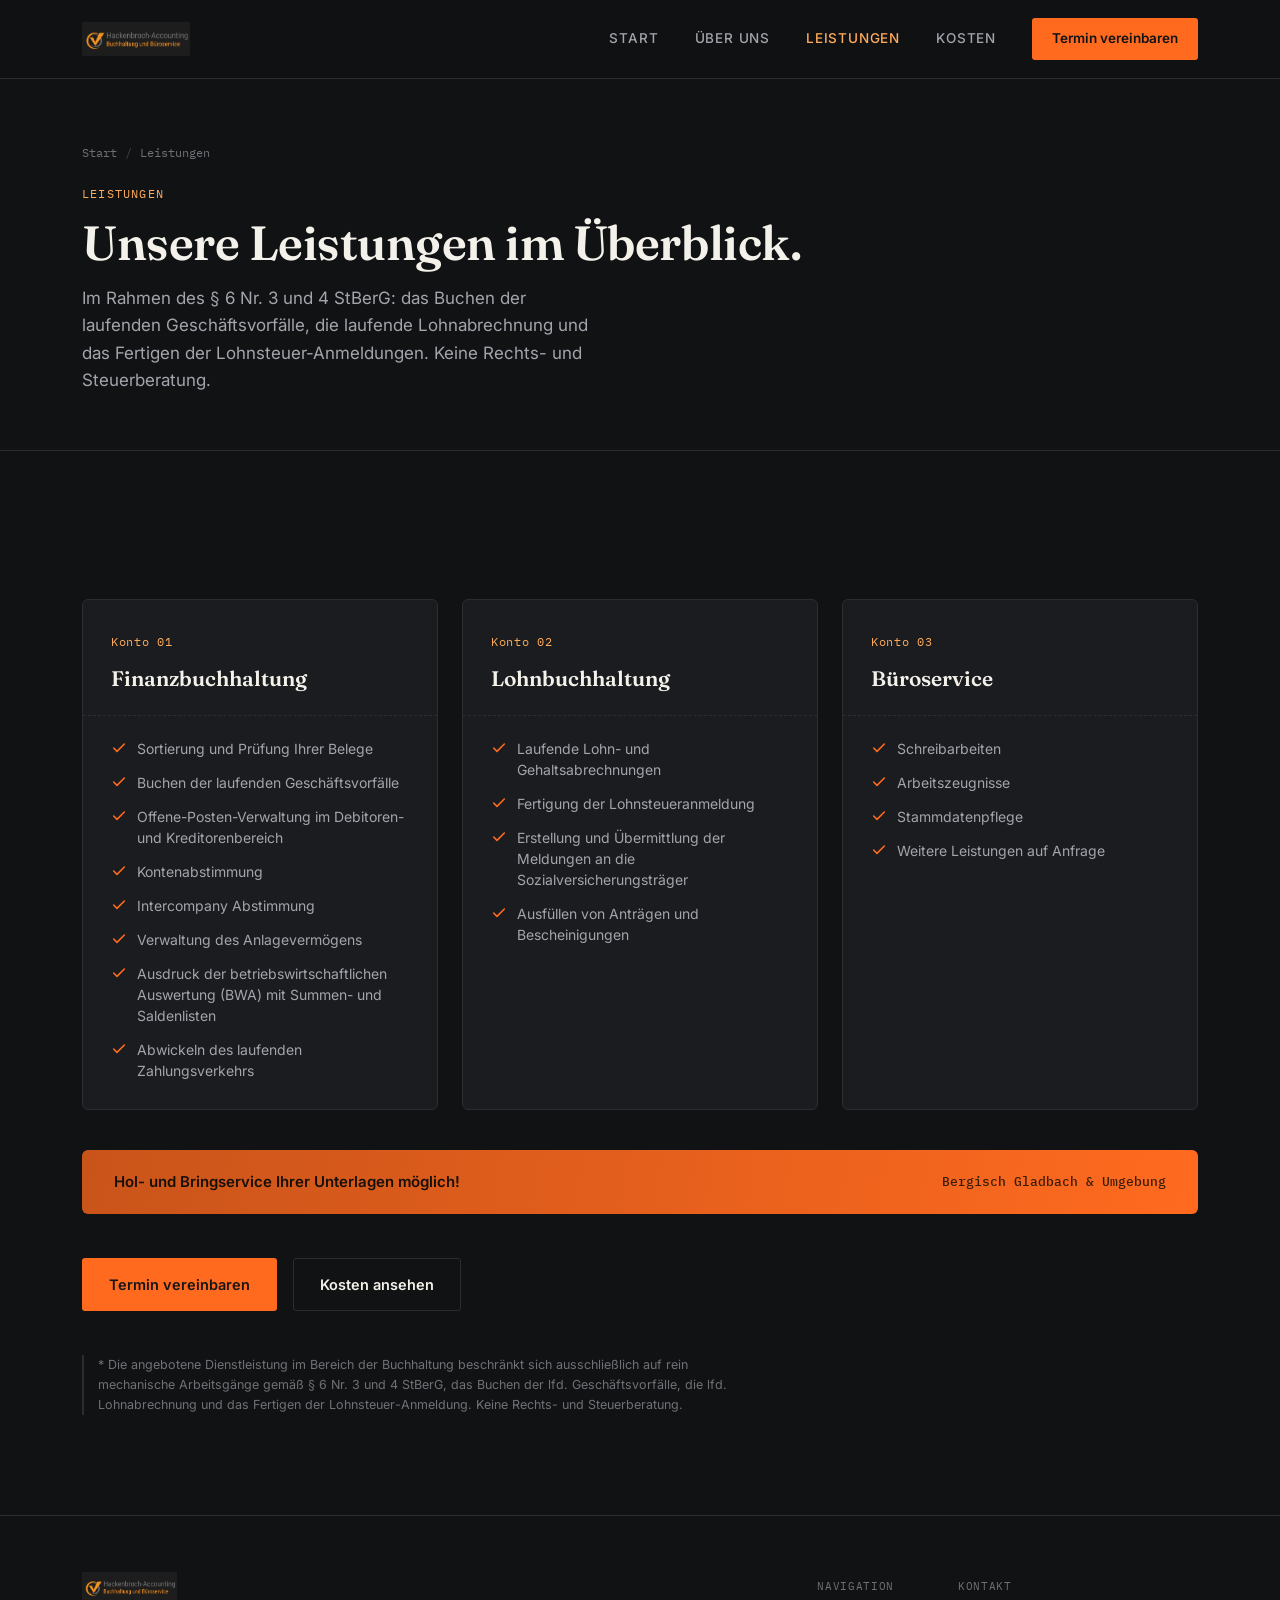
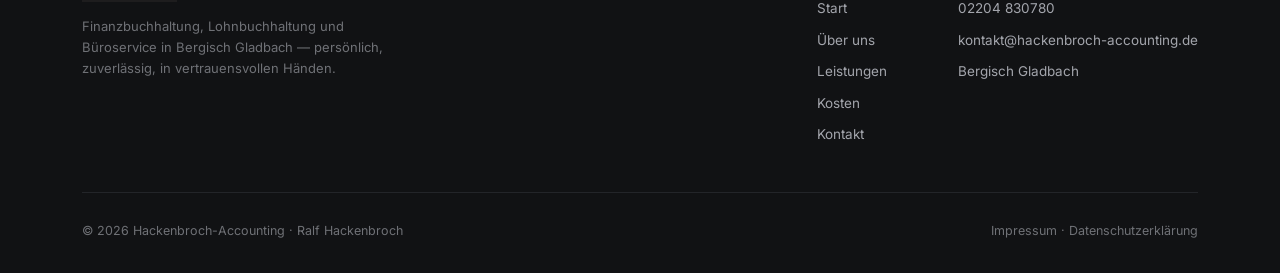
<file: hackenbroch-website/leistungen.html>
<!DOCTYPE html>
<html lang="de">
<head>
<meta charset="UTF-8">
<meta name="viewport" content="width=device-width, initial-scale=1.0">
<title>Leistungen | Hackenbroch-Accounting</title>
<meta name="description" content="Finanzbuchhaltung, Lohnbuchhaltung und Büroservice von Hackenbroch-Accounting in Bergisch Gladbach.">
<link rel="preconnect" href="https://fonts.googleapis.com">
<link rel="preconnect" href="https://fonts.gstatic.com" crossorigin>
<link href="https://fonts.googleapis.com/css2?family=Fraunces:ital,opsz,wght@0,9..144,400;0,9..144,500;0,9..144,600;0,9..144,700;1,9..144,400;1,9..144,500&family=Inter:wght@400;500;600;700&family=IBM+Plex+Mono:wght@400;500;600&display=swap" rel="stylesheet">
<link rel="stylesheet" href="style.css">
</head>
<body>
<div class="ledger-bg"></div>
<header>
  <div class="wrap nav">
    <a href="index.html" class="brand">
      <img src="logo.png" alt="Hackenbroch-Accounting Logo">
    </a>
    <button class="navtoggle" id="navToggle" aria-label="Menü">☰</button>
    <nav class="navlinks" id="navLinks">
      <a href="index.html">Start</a>
      <a href="ueber-uns.html">Über uns</a>
      <a href="leistungen.html" class="active">Leistungen</a>
      <a href="kosten.html">Kosten</a>
      <a href="index.html#kontakt" class="cta">Termin vereinbaren</a>
    </nav>
  </div>
</header>

<main>
  <section class="page-header">
    <div class="wrap">
  <div class="breadcrumb"><a href="index.html">Start</a><span class="sep">/</span><span>Leistungen</span></div>
</div>
    <div class="wrap">
      <span class="section-tag">Leistungen</span>
      <h1>Unsere Leistungen im Überblick.</h1>
      <p class="hero-sub">Im Rahmen des § 6 Nr. 3 und 4 StBerG: das Buchen der laufenden Geschäftsvorfälle, die laufende Lohnabrechnung und das Fertigen der Lohnsteuer-Anmeldungen. Keine Rechts- und Steuerberatung.</p>
    </div>
  </section>

  <section>
    <div class="wrap">
      <div class="services-grid">
        <div class="service-card">
          <div class="head">
            <span class="service-num">Konto 01</span>
            <h3>Finanzbuchhaltung</h3>
          </div>
          <ul>
            <li><svg class="check" viewBox="0 0 24 24"><path d="M20 6L9 17l-5-5"/></svg>Sortierung und Prüfung Ihrer Belege</li>
            <li><svg class="check" viewBox="0 0 24 24"><path d="M20 6L9 17l-5-5"/></svg>Buchen der laufenden Geschäftsvorfälle</li>
            <li><svg class="check" viewBox="0 0 24 24"><path d="M20 6L9 17l-5-5"/></svg>Offene-Posten-Verwaltung im Debitoren- und Kreditorenbereich</li>
            <li><svg class="check" viewBox="0 0 24 24"><path d="M20 6L9 17l-5-5"/></svg>Kontenabstimmung</li>
            <li><svg class="check" viewBox="0 0 24 24"><path d="M20 6L9 17l-5-5"/></svg>Intercompany Abstimmung</li>
            <li><svg class="check" viewBox="0 0 24 24"><path d="M20 6L9 17l-5-5"/></svg>Verwaltung des Anlagevermögens</li>
            <li><svg class="check" viewBox="0 0 24 24"><path d="M20 6L9 17l-5-5"/></svg>Ausdruck der betriebswirtschaftlichen Auswertung (BWA) mit Summen- und Saldenlisten</li>
            <li><svg class="check" viewBox="0 0 24 24"><path d="M20 6L9 17l-5-5"/></svg>Abwickeln des laufenden Zahlungsverkehrs</li>
          </ul>
        </div>

        <div class="service-card">
          <div class="head">
            <span class="service-num">Konto 02</span>
            <h3>Lohnbuchhaltung</h3>
          </div>
          <ul>
            <li><svg class="check" viewBox="0 0 24 24"><path d="M20 6L9 17l-5-5"/></svg>Laufende Lohn- und Gehaltsabrechnungen</li>
            <li><svg class="check" viewBox="0 0 24 24"><path d="M20 6L9 17l-5-5"/></svg>Fertigung der Lohnsteueranmeldung</li>
            <li><svg class="check" viewBox="0 0 24 24"><path d="M20 6L9 17l-5-5"/></svg>Erstellung und Übermittlung der Meldungen an die Sozialversicherungsträger</li>
            <li><svg class="check" viewBox="0 0 24 24"><path d="M20 6L9 17l-5-5"/></svg>Ausfüllen von Anträgen und Bescheinigungen</li>
          </ul>
        </div>

        <div class="service-card">
          <div class="head">
            <span class="service-num">Konto 03</span>
            <h3>Büroservice</h3>
          </div>
          <ul>
            <li><svg class="check" viewBox="0 0 24 24"><path d="M20 6L9 17l-5-5"/></svg>Schreibarbeiten</li>
            <li><svg class="check" viewBox="0 0 24 24"><path d="M20 6L9 17l-5-5"/></svg>Arbeitszeugnisse</li>
            <li><svg class="check" viewBox="0 0 24 24"><path d="M20 6L9 17l-5-5"/></svg>Stammdatenpflege</li>
            <li><svg class="check" viewBox="0 0 24 24"><path d="M20 6L9 17l-5-5"/></svg>Weitere Leistungen auf Anfrage</li>
          </ul>
        </div>
      </div>

      <div class="service-banner">
        <span>Hol- und Bringservice Ihrer Unterlagen möglich!</span>
        <span class="small">Bergisch Gladbach &amp; Umgebung</span>
      </div>

      <div class="btn-row" style="margin-top:44px;">
        <a href="index.html#kontakt" class="btn btn-primary">Termin vereinbaren</a>
        <a href="kosten.html" class="btn btn-outline">Kosten ansehen</a>
      </div>

      <p class="legal-note">* Die angebotene Dienstleistung im Bereich der Buchhaltung beschränkt sich ausschließlich auf rein mechanische Arbeitsgänge gemäß § 6 Nr. 3 und 4 StBerG, das Buchen der lfd. Geschäftsvorfälle, die lfd. Lohnabrechnung und das Fertigen der Lohnsteuer-Anmeldung. Keine Rechts- und Steuerberatung.</p>
    </div>
  </section>
</main>
<footer>
  <div class="wrap">
    <div class="footer-top">
      <div class="footer-brand">
        <img src="logo.png" alt="Hackenbroch-Accounting">
        <p>Finanzbuchhaltung, Lohnbuchhaltung und Büroservice in Bergisch Gladbach — persönlich, zuverlässig, in vertrauensvollen Händen.</p>
      </div>
      <div class="footer-cols">
        <div class="footer-col">
          <span class="t">Navigation</span>
          <a href="index.html">Start</a>
          <a href="ueber-uns.html">Über uns</a>
          <a href="leistungen.html">Leistungen</a>
          <a href="kosten.html">Kosten</a>
          <a href="index.html#kontakt">Kontakt</a>
        </div>
        <div class="footer-col">
          <span class="t">Kontakt</span>
          <a href="tel:+4922048830780">02204 830780</a>
          <a href="mailto:kontakt@hackenbroch-accounting.de">kontakt@hackenbroch-accounting.de</a>
          <p>Bergisch Gladbach</p>
        </div>
      </div>
    </div>
    <div class="footer-bottom">
      <span>&copy; 2026 Hackenbroch-Accounting &middot; Ralf Hackenbroch</span>
      <span><a href="impressum.html">Impressum</a> &middot; <a href="datenschutz.html">Datenschutzerkl&auml;rung</a></span>
    </div>
  </div>
</footer>
<script src="script.js"></script>
</body>
</html>
</file>
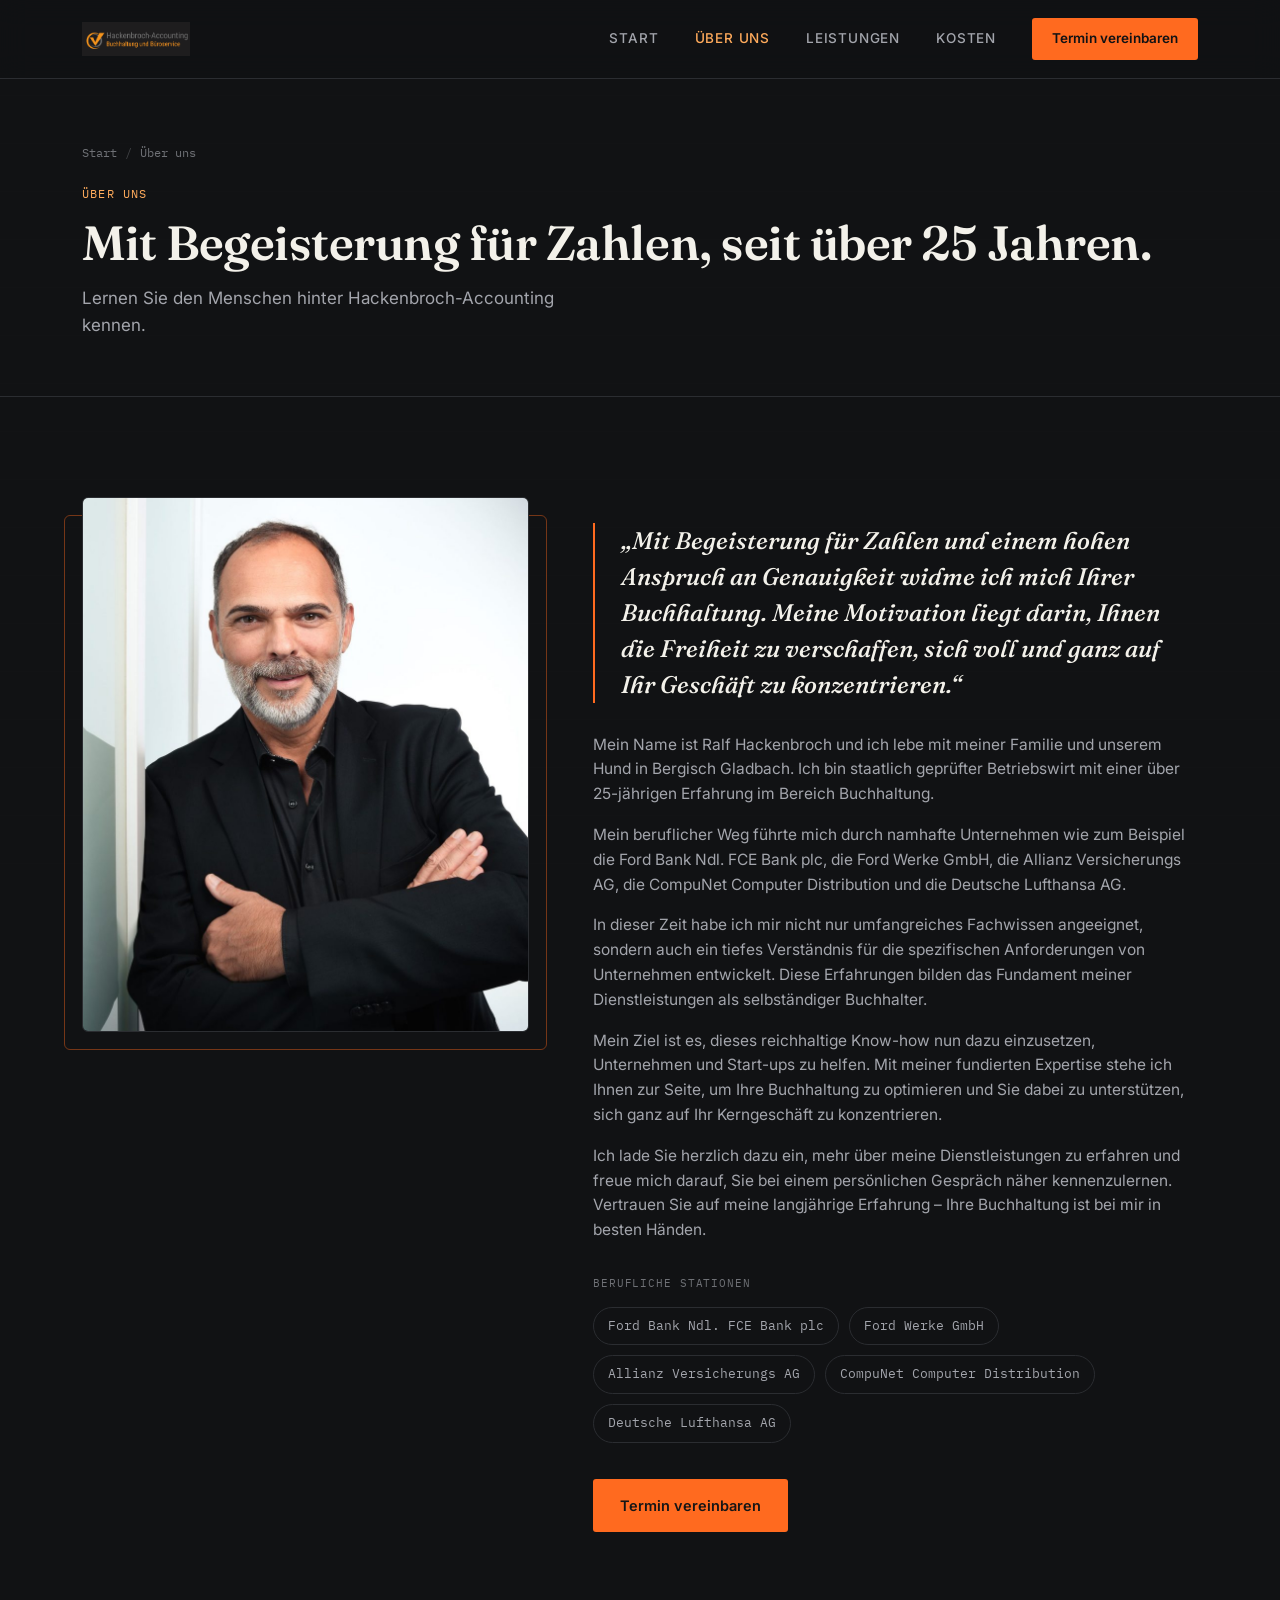
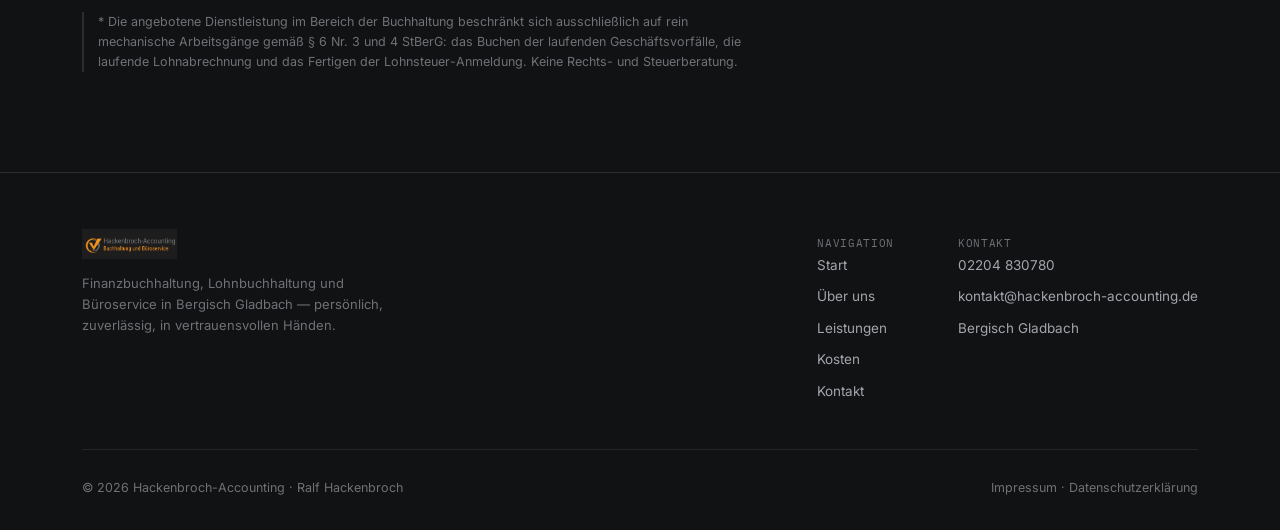
<file: hackenbroch-website/ueber-uns.html>
<!DOCTYPE html>
<html lang="de">
<head>
<meta charset="UTF-8">
<meta name="viewport" content="width=device-width, initial-scale=1.0">
<title>Über uns | Hackenbroch-Accounting</title>
<meta name="description" content="Ralf Hackenbroch – staatlich geprüfter Betriebswirt mit über 25 Jahren Erfahrung in der Buchhaltung. Stationen bei Ford, Allianz, CompuNet und Lufthansa.">
<link rel="preconnect" href="https://fonts.googleapis.com">
<link rel="preconnect" href="https://fonts.gstatic.com" crossorigin>
<link href="https://fonts.googleapis.com/css2?family=Fraunces:ital,opsz,wght@0,9..144,400;0,9..144,500;0,9..144,600;0,9..144,700;1,9..144,400;1,9..144,500&family=Inter:wght@400;500;600;700&family=IBM+Plex+Mono:wght@400;500;600&display=swap" rel="stylesheet">
<link rel="stylesheet" href="style.css">
</head>
<body>
<div class="ledger-bg"></div>
<header>
  <div class="wrap nav">
    <a href="index.html" class="brand">
      <img src="logo.png" alt="Hackenbroch-Accounting Logo">
    </a>
    <button class="navtoggle" id="navToggle" aria-label="Menü">☰</button>
    <nav class="navlinks" id="navLinks">
      <a href="index.html">Start</a>
      <a href="ueber-uns.html" class="active">Über uns</a>
      <a href="leistungen.html">Leistungen</a>
      <a href="kosten.html">Kosten</a>
      <a href="index.html#kontakt" class="cta">Termin vereinbaren</a>
    </nav>
  </div>
</header>

<main>
  <section class="page-header">
    <div class="wrap">
  <div class="breadcrumb"><a href="index.html">Start</a><span class="sep">/</span><span>Über uns</span></div>
</div>
    <div class="wrap">
      <span class="section-tag">Über uns</span>
      <h1>Mit Begeisterung für Zahlen, seit über 25 Jahren.</h1>
      <p class="hero-sub">Lernen Sie den Menschen hinter Hackenbroch-Accounting kennen.</p>
    </div>
  </section>

  <section>
    <div class="wrap">
      <div class="about-grid">
        <div class="portrait-wrap">
          <div class="portrait-frame"></div>
          <img src="ralf.jpg" alt="Ralf Hackenbroch">
        </div>

        <div class="about-text">
          <blockquote class="quote">&bdquo;Mit Begeisterung für Zahlen und einem hohen Anspruch an Genauigkeit widme ich mich Ihrer Buchhaltung. Meine Motivation liegt darin, Ihnen die Freiheit zu verschaffen, sich voll und ganz auf Ihr Geschäft zu konzentrieren.&ldquo;</blockquote>

          <p>Mein Name ist Ralf Hackenbroch und ich lebe mit meiner Familie und unserem Hund in Bergisch Gladbach. Ich bin staatlich geprüfter Betriebswirt mit einer über 25-jährigen Erfahrung im Bereich Buchhaltung.</p>
          <p>Mein beruflicher Weg führte mich durch namhafte Unternehmen wie zum Beispiel die Ford Bank Ndl. FCE Bank plc, die Ford Werke GmbH, die Allianz Versicherungs AG, die CompuNet Computer Distribution und die Deutsche Lufthansa AG.</p>
          <p>In dieser Zeit habe ich mir nicht nur umfangreiches Fachwissen angeeignet, sondern auch ein tiefes Verständnis für die spezifischen Anforderungen von Unternehmen entwickelt. Diese Erfahrungen bilden das Fundament meiner Dienstleistungen als selbständiger Buchhalter.</p>
          <p>Mein Ziel ist es, dieses reichhaltige Know-how nun dazu einzusetzen, Unternehmen und Start-ups zu helfen. Mit meiner fundierten Expertise stehe ich Ihnen zur Seite, um Ihre Buchhaltung zu optimieren und Sie dabei zu unterstützen, sich ganz auf Ihr Kerngeschäft zu konzentrieren.</p>
          <p>Ich lade Sie herzlich dazu ein, mehr über meine Dienstleistungen zu erfahren und freue mich darauf, Sie bei einem persönlichen Gespräch näher kennenzulernen. Vertrauen Sie auf meine langjährige Erfahrung – Ihre Buchhaltung ist bei mir in besten Händen.</p>

          <div class="stations">
            <span class="label">Berufliche Stationen</span>
            <div class="station-list">
              <span>Ford Bank Ndl. FCE Bank plc</span>
              <span>Ford Werke GmbH</span>
              <span>Allianz Versicherungs AG</span>
              <span>CompuNet Computer Distribution</span>
              <span>Deutsche Lufthansa AG</span>
            </div>
          </div>

          <div class="btn-row" style="margin-top:36px;">
            <a href="index.html#kontakt" class="btn btn-primary">Termin vereinbaren</a>
          </div>
        </div>
      </div>
      <p class="legal-note">* Die angebotene Dienstleistung im Bereich der Buchhaltung beschränkt sich ausschließlich auf rein mechanische Arbeitsgänge gemäß § 6 Nr. 3 und 4 StBerG: das Buchen der laufenden Geschäftsvorfälle, die laufende Lohnabrechnung und das Fertigen der Lohnsteuer-Anmeldung. Keine Rechts- und Steuerberatung.</p>
    </div>
  </section>
</main>
<footer>
  <div class="wrap">
    <div class="footer-top">
      <div class="footer-brand">
        <img src="logo.png" alt="Hackenbroch-Accounting">
        <p>Finanzbuchhaltung, Lohnbuchhaltung und Büroservice in Bergisch Gladbach — persönlich, zuverlässig, in vertrauensvollen Händen.</p>
      </div>
      <div class="footer-cols">
        <div class="footer-col">
          <span class="t">Navigation</span>
          <a href="index.html">Start</a>
          <a href="ueber-uns.html">Über uns</a>
          <a href="leistungen.html">Leistungen</a>
          <a href="kosten.html">Kosten</a>
          <a href="index.html#kontakt">Kontakt</a>
        </div>
        <div class="footer-col">
          <span class="t">Kontakt</span>
          <a href="tel:+4922048830780">02204 830780</a>
          <a href="mailto:kontakt@hackenbroch-accounting.de">kontakt@hackenbroch-accounting.de</a>
          <p>Bergisch Gladbach</p>
        </div>
      </div>
    </div>
    <div class="footer-bottom">
      <span>&copy; 2026 Hackenbroch-Accounting &middot; Ralf Hackenbroch</span>
      <span><a href="impressum.html">Impressum</a> &middot; <a href="datenschutz.html">Datenschutzerkl&auml;rung</a></span>
    </div>
  </div>
</footer>
<script src="script.js"></script>
</body>
</html>
</file>
<file: hackenbroch-website/style.css>
:root{
  --bg-0:#111214;
  --bg-1:#17181b;
  --bg-2:#1e2023;
  --bg-panel:#1a1c1f;
  --line:#2b2d31;
  --line-soft:#232529;
  --orange:#ff6a1f;
  --orange-2:#ffab5c;
  --orange-dim:#c9541a;
  --ink:#f3f1ea;
  --ink-muted:#a3a5ac;
  --ink-faint:#6f7176;
  --serif:'Fraunces', Georgia, serif;
  --sans:'Inter', -apple-system, BlinkMacSystemFont, 'Segoe UI', sans-serif;
  --mono:'IBM Plex Mono', ui-monospace, monospace;
}
*{box-sizing:border-box; margin:0; padding:0;}
html{scroll-behavior:smooth;}
body{
  background:var(--bg-0);
  color:var(--ink);
  font-family:var(--sans);
  line-height:1.6;
  -webkit-font-smoothing:antialiased;
  overflow-x:hidden;
}
a{color:inherit; text-decoration:none;}
img{max-width:100%; display:block;}
.wrap{max-width:1180px; margin:0 auto; padding:0 32px;}
@media (max-width:640px){ .wrap{padding:0 20px;} }

.ledger-bg{
  position:fixed; inset:0; z-index:0; pointer-events:none;
  background-image:
    repeating-linear-gradient(to bottom, transparent 0, transparent 47px, rgba(255,255,255,0.028) 48px);
  opacity:0.6;
}

/* ---------- HEADER ---------- */
header{
  position:sticky; top:0; z-index:100;
  background:rgba(17,18,20,0.82);
  backdrop-filter:blur(14px);
  border-bottom:1px solid var(--line);
}
.nav{
  display:flex; align-items:center; justify-content:space-between;
  height:78px;
}
.brand{display:flex; align-items:center; gap:12px;}
.brand img{height:34px; width:auto;}
.navlinks{display:flex; align-items:center; gap:36px;}
.navlinks a{
  font-size:13.5px; letter-spacing:0.06em; text-transform:uppercase;
  color:var(--ink-muted); font-weight:500;
  position:relative; padding:4px 0;
  transition:color .2s ease;
}
.navlinks a:hover{color:var(--ink);}
.navlinks a.active{color:var(--orange-2);}
.navlinks a.cta{
  color:var(--bg-0); background:var(--orange);
  padding:10px 20px; border-radius:3px; text-transform:none;
  letter-spacing:0; font-weight:600;
  transition:background .2s ease, transform .2s ease;
}
.navlinks a.cta:hover{background:var(--orange-2); transform:translateY(-1px);}
.navtoggle{display:none; background:none; border:none; color:var(--ink); font-size:24px; cursor:pointer;}
@media (max-width:900px){
  .navlinks{
    position:fixed; top:78px; left:0; right:0; bottom:0;
    background:var(--bg-0); flex-direction:column; justify-content:flex-start;
    padding:40px 32px; gap:28px; transform:translateX(100%);
    transition:transform .3s ease; z-index:90;
  }
  .navlinks.open{transform:translateX(0);}
  .navtoggle{display:block;}
}

/* ---------- HERO (Startseite) ---------- */
.hero{
  position:relative; z-index:1;
  padding:96px 0 80px;
  border-bottom:1px solid var(--line);
}
.hero-grid{
  display:grid; grid-template-columns:1.15fr 0.85fr; gap:64px; align-items:center;
}
@media (max-width:900px){ .hero-grid{grid-template-columns:1fr; gap:48px;} }
.eyebrow{
  display:inline-flex; align-items:center; gap:8px;
  font-family:var(--mono); font-size:12px; letter-spacing:0.08em; text-transform:uppercase;
  color:var(--orange-2); border:1px solid var(--line); padding:7px 14px; border-radius:100px;
  margin-bottom:28px;
}
.eyebrow::before{content:''; width:6px; height:6px; border-radius:50%; background:var(--orange); display:inline-block;}
h1{
  font-family:var(--serif); font-weight:600; font-size:clamp(2.4rem, 4.6vw, 3.6rem);
  line-height:1.08; letter-spacing:-0.01em; margin-bottom:26px;
}
h1 em{font-style:italic; color:var(--orange-2); font-weight:500;}
.hero-sub{
  font-size:17px; color:var(--ink-muted); max-width:520px; margin-bottom:36px;
}
.btn-row{display:flex; gap:16px; flex-wrap:wrap; margin-bottom:44px;}
.btn{
  display:inline-flex; align-items:center; gap:8px;
  padding:14px 26px; border-radius:3px; font-weight:600; font-size:14.5px;
  transition:all .2s ease; cursor:pointer; border:1px solid transparent;
}
.btn-primary{background:var(--orange); color:#161616;}
.btn-primary:hover{background:var(--orange-2); transform:translateY(-2px); box-shadow:0 10px 24px -8px rgba(255,106,31,0.45);}
.btn-outline{border-color:var(--line); color:var(--ink);}
.btn-outline:hover{border-color:var(--ink-faint); background:var(--bg-1);}

.trustbar{display:flex; align-items:center; gap:28px; flex-wrap:wrap;}
.trustbar .label{font-size:11px; text-transform:uppercase; letter-spacing:0.08em; color:var(--ink-faint); font-family:var(--mono);}
.trustbar img{height:40px; width:auto; filter:grayscale(1) brightness(1.6) contrast(0.9); opacity:0.85; border-radius:4px; background:#fff; padding:6px 10px;}

.ledger-card{
  background:var(--bg-panel); border:1px solid var(--line); border-radius:6px;
  overflow:hidden; position:relative;
}
.ledger-card::before{
  content:''; position:absolute; top:0; left:0; right:0; height:3px;
  background:linear-gradient(90deg, var(--orange), var(--orange-2));
}
.ledger-head{
  display:flex; justify-content:space-between; align-items:baseline;
  padding:22px 26px 16px; border-bottom:1px solid var(--line-soft);
}
.ledger-head h3{font-family:var(--serif); font-size:18px; font-weight:600;}
.ledger-head span{font-family:var(--mono); font-size:11px; color:var(--ink-faint);}
.ledger-row{
  display:flex; justify-content:space-between; align-items:center;
  padding:16px 26px; border-bottom:1px solid var(--line-soft);
  font-size:14.5px;
}
.ledger-row:last-child{border-bottom:none;}
.ledger-row .desc{color:var(--ink-muted);}
.ledger-row .val{font-family:var(--mono); font-weight:600; color:var(--ink); font-size:15px;}
.ledger-row .val.accent{color:var(--orange-2);}

/* ---------- PAGE HEADER (Unterseiten) ---------- */
.page-header{
  position:relative; z-index:1;
  padding:64px 0 56px;
  border-bottom:1px solid var(--line);
}
.breadcrumb{
  font-family:var(--mono); font-size:12px; color:var(--ink-faint); margin-bottom:22px;
  display:flex; align-items:center; gap:8px;
}
.breadcrumb a:hover{color:var(--orange-2);}
.breadcrumb .sep{opacity:0.5;}
.page-header h1{font-size:clamp(2.1rem, 4vw, 3rem); margin-bottom:16px;}
.page-header .hero-sub{margin-bottom:0;}

/* ---------- SECTION SHARED ---------- */
section{position:relative; z-index:1; padding:100px 0;}
section.alt{background:var(--bg-1); border-top:1px solid var(--line); border-bottom:1px solid var(--line);}
section.tight{padding:80px 0;}
.section-tag{
  font-family:var(--mono); font-size:12px; letter-spacing:0.1em; text-transform:uppercase;
  color:var(--orange-2); margin-bottom:14px; display:block;
}
h2{
  font-family:var(--serif); font-weight:600; font-size:clamp(1.9rem, 3.2vw, 2.6rem);
  letter-spacing:-0.01em; margin-bottom:20px; max-width:640px;
}
.lead{color:var(--ink-muted); font-size:16px; max-width:600px; margin-bottom:20px;}
.legal-note{
  font-size:12.5px; color:var(--ink-faint); border-left:2px solid var(--line); padding-left:14px; margin-top:36px; max-width:680px;
}

/* ---------- TEASER GRID (Startseite) ---------- */
.teaser-grid{display:grid; grid-template-columns:repeat(3, 1fr); gap:24px; margin-top:48px;}
@media (max-width:900px){ .teaser-grid{grid-template-columns:1fr;} }
.teaser-card{
  background:var(--bg-panel); border:1px solid var(--line); border-radius:6px; padding:32px;
  display:flex; flex-direction:column; transition:border-color .2s ease, transform .2s ease;
}
.teaser-card:hover{border-color:var(--orange-dim); transform:translateY(-3px);}
.teaser-card .service-num{font-family:var(--mono); font-size:12px; color:var(--orange-2);}
.teaser-card h3{font-family:var(--serif); font-size:21px; font-weight:600; margin:10px 0 12px;}
.teaser-card p{font-size:14.5px; color:var(--ink-muted); margin-bottom:22px; flex:1;}
.teaser-card .more{font-size:13.5px; font-weight:600; color:var(--orange-2); display:inline-flex; align-items:center; gap:6px;}
.teaser-card .more svg{width:14px; height:14px; stroke:var(--orange-2); fill:none; stroke-width:2.4;}

/* ---------- UBER UNS ---------- */
.about-grid{display:grid; grid-template-columns:0.85fr 1.15fr; gap:64px; align-items:start;}
@media (max-width:900px){ .about-grid{grid-template-columns:1fr;} }
.portrait-wrap{position:relative;}
.portrait-wrap img{
  border-radius:6px; width:100%; height:auto; object-fit:cover;
  border:1px solid var(--line);
}
.portrait-frame{
  position:absolute; top:18px; left:-18px; right:-18px; bottom:-18px;
  border:1px solid var(--orange-dim); border-radius:6px; z-index:-1;
  opacity:0.55;
}
.quote{
  font-family:var(--serif); font-style:italic; font-weight:500;
  font-size:clamp(1.2rem, 2vw, 1.5rem); line-height:1.5; color:var(--ink);
  margin:26px 0 30px; position:relative; padding-left:26px; border-left:2px solid var(--orange);
}
.about-text p{color:var(--ink-muted); margin-bottom:16px; font-size:15.5px;}
.stations{margin-top:32px;}
.stations .label{font-family:var(--mono); font-size:11px; text-transform:uppercase; letter-spacing:0.08em; color:var(--ink-faint); margin-bottom:14px; display:block;}
.station-list{display:flex; flex-wrap:wrap; gap:10px;}
.station-list span{
  font-size:13px; padding:8px 14px; border:1px solid var(--line); border-radius:100px; color:var(--ink-muted);
  font-family:var(--mono);
}

/* ---------- LEISTUNGEN ---------- */
.services-grid{display:grid; grid-template-columns:repeat(3, 1fr); gap:24px; margin-top:48px;}
@media (max-width:900px){ .services-grid{grid-template-columns:1fr;} }
.service-card{
  background:var(--bg-panel); border:1px solid var(--line); border-radius:6px; padding:0;
  display:flex; flex-direction:column;
}
.service-card .head{padding:28px 28px 20px; border-bottom:1px dashed var(--line);}
.service-num{font-family:var(--mono); font-size:12px; color:var(--orange-2); letter-spacing:0.06em;}
.service-card h3{font-family:var(--serif); font-size:21px; font-weight:600; margin-top:8px;}
.service-card ul{list-style:none; padding:22px 28px 28px; flex:1;}
.service-card li{
  display:flex; gap:10px; font-size:14px; color:var(--ink-muted); margin-bottom:13px; line-height:1.5;
}
.service-card li:last-child{margin-bottom:0;}
.check{
  flex-shrink:0; width:16px; height:16px; margin-top:2px;
}
.check path{stroke:var(--orange); stroke-width:2.4; fill:none; stroke-linecap:round; stroke-linejoin:round;}
.service-banner{
  margin-top:40px; background:linear-gradient(100deg, var(--orange-dim), var(--orange));
  color:#181008; padding:20px 32px; border-radius:6px;
  display:flex; align-items:center; justify-content:space-between; flex-wrap:wrap; gap:12px;
  font-weight:600; font-size:15px;
}
.service-banner span.small{font-weight:500; font-size:13px; opacity:0.85; font-family:var(--mono);}

/* ---------- KOSTEN ---------- */
.cost-grid{display:grid; grid-template-columns:1.1fr 0.9fr; gap:64px; align-items:start;}
@media (max-width:900px){ .cost-grid{grid-template-columns:1fr;} }
.benefit-list{margin-top:8px;}
.benefit{
  display:flex; gap:16px; padding:20px 0; border-bottom:1px solid var(--line-soft);
}
.benefit:first-child{padding-top:0;}
.benefit-icon{
  flex-shrink:0; width:34px; height:34px; border-radius:50%; border:1px solid var(--orange-dim);
  display:flex; align-items:center; justify-content:center;
}
.benefit-icon svg{width:16px; height:16px;}
.benefit-icon path{stroke:var(--orange); stroke-width:2.6; fill:none; stroke-linecap:round; stroke-linejoin:round;}
.benefit h4{font-size:15.5px; font-weight:600; margin-bottom:5px;}
.benefit p{font-size:14px; color:var(--ink-muted);}

.price-card{
  background:var(--bg-panel); border:1px solid var(--line); border-radius:6px; padding:36px;
  position:sticky; top:110px;
}
.price-card h3{font-family:var(--serif); font-size:20px; margin-bottom:14px; font-weight:600;}
.price-card p{font-size:14.5px; color:var(--ink-muted); margin-bottom:22px;}
.price-modes{display:flex; flex-direction:column; gap:0; margin-bottom:26px;}
.price-modes .row{display:flex; justify-content:space-between; padding:12px 0; border-bottom:1px solid var(--line-soft); font-size:13.5px;}
.price-modes .row:last-child{border-bottom:none;}
.price-modes .row span:first-child{color:var(--ink-muted);}
.price-modes .row span:last-child{font-family:var(--mono); color:var(--orange-2);}

/* ---------- KONTAKT ---------- */
.contact-grid{display:grid; grid-template-columns:1fr 1fr; gap:56px; align-items:start;}
@media (max-width:900px){ .contact-grid{grid-template-columns:1fr;} }
.contact-card{
  background:var(--bg-panel); border:1px solid var(--line); border-radius:6px; padding:36px;
}
.contact-line{
  display:flex; gap:16px; align-items:flex-start; padding:16px 0; border-bottom:1px solid var(--line-soft);
}
.contact-line:last-child{border-bottom:none;}
.contact-line .ic{
  width:36px; height:36px; border-radius:50%; background:var(--bg-2); display:flex; align-items:center; justify-content:center; flex-shrink:0;
}
.contact-line .ic svg{width:16px; height:16px; stroke:var(--orange); fill:none; stroke-width:2;}
.contact-line .t{font-size:11px; text-transform:uppercase; letter-spacing:0.06em; color:var(--ink-faint); font-family:var(--mono); margin-bottom:3px;}
.contact-line .v{font-size:15px; color:var(--ink);}
.contact-line .v a:hover{color:var(--orange-2);}

.form-card{
  background:var(--bg-panel); border:1px solid var(--line); border-radius:6px; padding:36px;
}
.form-card h3{font-family:var(--serif); font-size:19px; margin-bottom:6px; font-weight:600;}
.form-card .lead{font-size:13.5px; margin-bottom:24px;}
.field{margin-bottom:18px;}
.field label{display:block; font-size:12px; text-transform:uppercase; letter-spacing:0.05em; color:var(--ink-faint); margin-bottom:7px; font-family:var(--mono);}
.field input, .field textarea{
  width:100%; background:var(--bg-2); border:1px solid var(--line); border-radius:3px;
  padding:12px 14px; color:var(--ink); font-family:var(--sans); font-size:14.5px;
  transition:border-color .2s ease;
}
.field input:focus, .field textarea:focus{outline:none; border-color:var(--orange);}
.field textarea{resize:vertical; min-height:100px;}
.two-col{display:grid; grid-template-columns:1fr 1fr; gap:14px;}
@media (max-width:520px){ .two-col{grid-template-columns:1fr;} }

/* ---------- FOOTER ---------- */
footer{position:relative; z-index:1; padding:56px 0 32px; border-top:1px solid var(--line);}
.footer-top{
  display:flex; justify-content:space-between; align-items:flex-start; flex-wrap:wrap; gap:32px; padding-bottom:36px; border-bottom:1px solid var(--line-soft); margin-bottom:28px;
}
.footer-brand img{height:30px; margin-bottom:14px;}
.footer-brand p{font-size:13px; color:var(--ink-faint); max-width:320px;}
.footer-cols{display:flex; gap:64px; flex-wrap:wrap;}
.footer-col .t{font-family:var(--mono); font-size:11px; text-transform:uppercase; letter-spacing:0.06em; color:var(--ink-faint); margin-bottom:14px;}
.footer-col a, .footer-col p{display:block; font-size:13.5px; color:var(--ink-muted); margin-bottom:10px;}
.footer-col a:hover{color:var(--orange-2);}
.footer-bottom{display:flex; justify-content:space-between; flex-wrap:wrap; gap:12px; font-size:12.5px; color:var(--ink-faint);}
.footer-bottom a{color:var(--ink-faint);}
.footer-bottom a:hover{color:var(--orange-2);}

/* ---------- LEGAL PAGES ---------- */
.legal-content{max-width:760px;}
.legal-content h2{font-size:1.4rem; margin-top:44px; margin-bottom:14px; max-width:none;}
.legal-content h2:first-child{margin-top:0;}
.legal-content h3{font-family:var(--serif); font-size:1.1rem; font-weight:600; margin-top:26px; margin-bottom:10px;}
.legal-content p{color:var(--ink-muted); font-size:14.5px; margin-bottom:14px;}
.legal-content ul{padding-left:20px; margin-bottom:14px;}
.legal-content li{color:var(--ink-muted); font-size:14.5px; margin-bottom:6px;}
.legal-content a{color:var(--orange-2); text-decoration:underline; text-underline-offset:2px;}
.placeholder-callout{
  background:var(--bg-panel); border:1px solid var(--orange-dim); border-radius:6px;
  padding:20px 24px; margin-bottom:40px; font-size:13.5px; color:var(--ink-muted);
}
.placeholder-callout strong{color:var(--orange-2);}
.fill{color:var(--orange-2); font-weight:600;}

::selection{background:var(--orange); color:#161616;}
</file>
